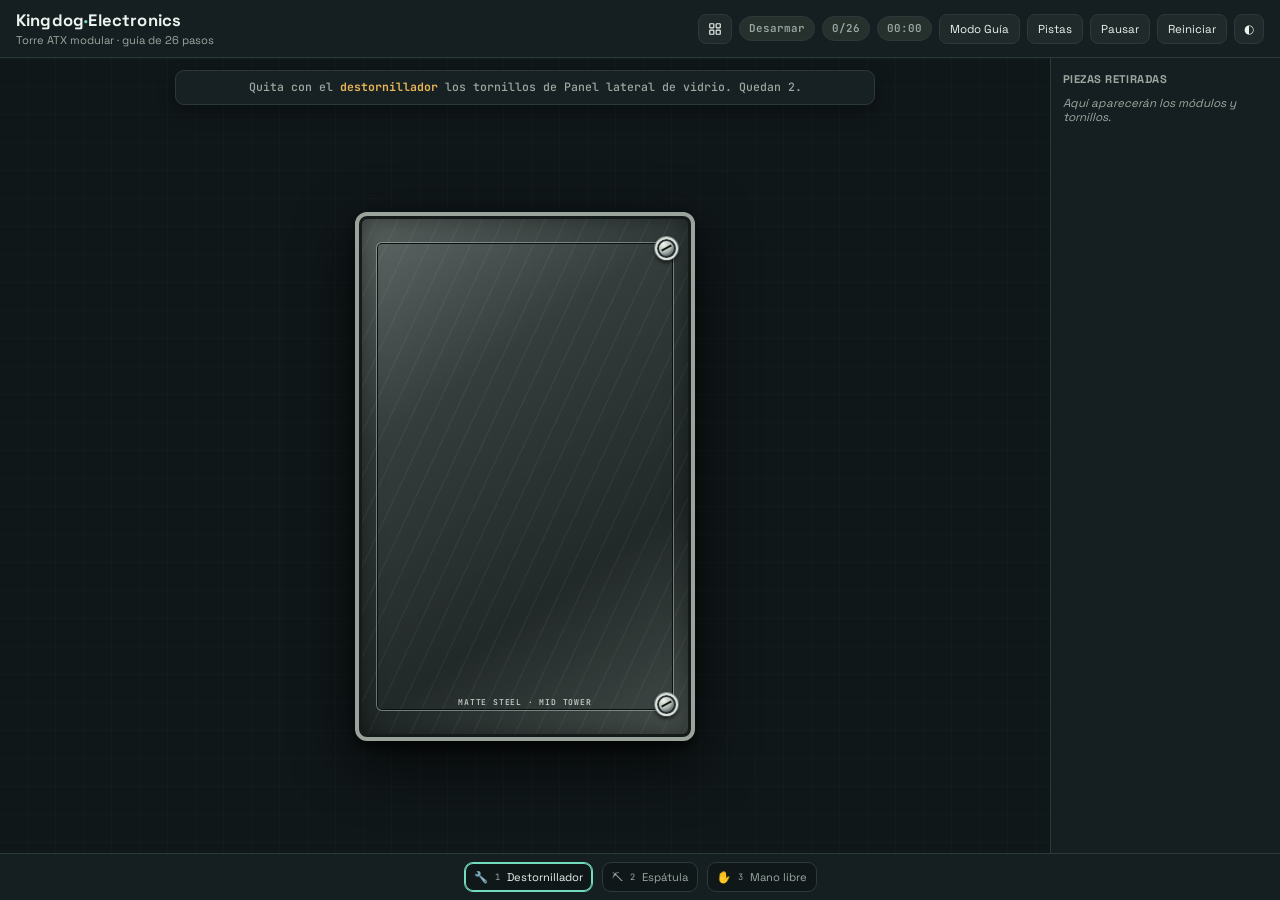
<file: pc.html>
<!DOCTYPE html>
<html lang="es">
<head>
  <meta charset="UTF-8">
  <meta name="viewport" content="width=device-width, initial-scale=1, viewport-fit=cover">
  <meta name="theme-color" content="#101619">
  <title>Kingdog · Torre de PC</title>
  <link rel="preconnect" href="https://fonts.googleapis.com">
  <link rel="preconnect" href="https://fonts.gstatic.com" crossorigin>
  <link href="https://fonts.googleapis.com/css2?family=Space+Grotesk:wght@500;600;700&family=JetBrains+Mono:wght@400;500;600&display=swap" rel="stylesheet">
  <script defer src="pc.js"></script>
  <style>
    :root {
      color-scheme: dark;
      --bg:#0b1012;--bg-2:#101719;--panel:#151e20;--panel-border:#2c393b;
      --text:#ecf2ed;--text-dim:#9aa9a1;--cyan:#73dbc0;--amber:#e7b457;
      --red:#e36b56;--green:#4ed594;--shadow:#000b;--board:#327b55;
      --case-width:340px;
    }
    * { box-sizing:border-box; }
    body { margin:0; min-height:100svh; background:var(--bg); color:var(--text); font-family:'Space Grotesk',Inter,system-ui,sans-serif; }
    button,a { font:inherit; }
    .claseComputadoraplicacion { display:flex; flex-direction:column; min-height:100svh; height:100svh; overflow:hidden; }
    .claseBarrasuperior { display:flex; justify-content:space-between; align-items:center; gap:12px; padding:10px 16px; border-bottom:1px solid var(--panel-border); background:var(--panel); z-index:30; }
    .claseMarca { min-width:0; }
    .claseMarca h1 { margin:0; font-size:1.04rem; font-weight:700; letter-spacing:.01em; }
    .claseMarca h1 span { color:var(--cyan); }
    .claseMarca p { margin:2px 0 0; color:var(--text-dim); font-size:.7rem; }
    .claseSuperiorcontroles { display:flex; align-items:center; justify-content:flex-end; gap:7px; flex-wrap:wrap; }
    .clasePasoindicador { padding:5px 9px; border:1px solid var(--panel-border); border-radius:999px; background:#26312e; color:var(--text-dim); font:600 .68rem/1.2 'JetBrains Mono',monospace; white-space:nowrap; }
    .claseIconoboton { display:inline-flex; align-items:center; justify-content:center; gap:6px; padding:7px 10px; border:1px solid var(--panel-border); border-radius:8px; background:#202a2b; color:var(--text); font-size:.72rem; cursor:pointer; text-decoration:none; transition:border-color .15s ease,transform .08s ease; }
    .claseIconoboton:hover { border-color:var(--cyan); }
    .claseIconoboton:active { transform:scale(.97); }
    .claseIconoboton svg { width:14px; height:14px; flex:none; }
    .claseIconoboton.claseIconounico { padding:7px 9px; }
    .clasePrincipal { display:grid; grid-template-columns:minmax(0,1fr) 230px; flex:1; min-height:0; }
    .claseTrabajo { position:relative; container-type:size; display:flex; align-items:center; justify-content:center; min-width:0; min-height:0; padding:64px 16px 22px; overflow:hidden; background:repeating-linear-gradient(0deg,transparent 0 27px,#ffffff08 28px),repeating-linear-gradient(90deg,transparent 0 27px,#ffffff08 28px),#101719; background-size:28px 28px; }
    .claseMensajebarra { position:absolute; z-index:20; top:12px; left:50%; width:min(700px,calc(100% - 28px)); min-height:34px; padding:8px 14px; border:1px solid var(--panel-border); border-radius:9px; background:#182123ed; color:var(--text-dim); font:500 .72rem/1.45 'JetBrains Mono',monospace; text-align:center; transform:translateX(-50%); box-shadow:0 7px 18px #0005; }
    .claseMensajebarra strong { color:var(--amber); }
    .claseGabineteescenario { position:relative; isolation:isolate; width:min(35vw,340px); aspect-ratio:9 / 14; border-radius:17px; filter:drop-shadow(0 18px 28px var(--shadow)); }
    @supports (width:1cqh) { .claseGabineteescenario { width:min(35vw,340px,48cqh); } }
    .claseGabinetecontenedor { position:absolute; z-index:0; inset:0; overflow:hidden; border:5px solid #77817b; border-radius:15px; background:linear-gradient(145deg,#293233,#101617 32%,#252c2c 72%,#101415); box-shadow:inset 0 0 0 3px #111718,inset 0 0 22px #000b; }
    .claseGabinetecontenedor::before { content:""; position:absolute; inset:2.5%; border:1px solid #b6c0b73b; border-radius:7px; box-shadow:inset 0 0 0 4px #080b0c88; }
    .claseGabinetecontenedor::after { content:"ATX MID-TOWER · 2026"; position:absolute; left:5%; right:5%; bottom:1.8%; color:#aeb9b288; font:600 clamp(5px,1.2vw,7px)/1 'JetBrains Mono',monospace; letter-spacing:.1em; text-align:center; pointer-events:none; }
    .claseInteriorriel { position:absolute; z-index:1; top:5%; bottom:5%; left:10%; width:4%; border:1px solid #89948b88; border-radius:4px; background:linear-gradient(90deg,#1b2222,#9ba69b 40%,#303837); box-shadow:0 0 0 3px #101515; }
    .clasePlacabase { z-index:2; top:9%; left:15%; width:69%; height:74%; overflow:hidden; border:2px solid #9baf9b; border-radius:7px; background:repeating-linear-gradient(0deg,transparent 0 13px,#b9d2ab16 14px 15px),repeating-linear-gradient(90deg,transparent 0 15px,#b9d2ab10 16px 17px),linear-gradient(145deg,#276447,#16442f 56%,#1c573a); box-shadow:inset 0 0 0 3px #0b2419,inset 0 0 17px #07170eaa,0 4px 9px #0008; }
    .clasePlacaborde { position:absolute; top:9%; bottom:9%; right:5%; width:10%; border-left:2px solid #c3a757; background:repeating-linear-gradient(0deg,#ddb95b 0 2px,transparent 2px 7px); opacity:.8; }
    .clasePlacachip { position:absolute; border:2px solid #8c9891; border-radius:4px; background:linear-gradient(145deg,#303b3b,#0f1717 60%,#515b58); box-shadow:inset 0 0 0 2px #111717,1px 2px 4px #0009; }
    .clasePlacachip.claseUno { left:12%; top:12%; width:18%; height:11%; }
    .clasePlacachip.claseDos { left:37%; bottom:12%; width:24%; height:12%; }
    .clasePlacachip.claseTres { right:17%; top:42%; width:15%; height:10%; }
    .clasePlacapuerto { position:absolute; right:0; top:13%; width:13%; height:41%; border:1px solid #afb8b1; border-right:0; border-radius:4px 0 0 4px; background:repeating-linear-gradient(0deg,#38413f 0 8px,#9ca79d 9px 10px); }
    .clasePlacazocalo { position:absolute; left:25%; top:29%; width:25%; height:25%; border:4px solid #bfcbad; border-radius:5px; background:repeating-linear-gradient(0deg,#a9ad9466 0 2px,transparent 2px 5px),linear-gradient(145deg,#3a4138,#111817); box-shadow:inset 0 0 0 3px #17241c,0 0 0 1px #101613; }
    .claseDimmranura { position:absolute; right:19%; width:9%; height:37%; border:1px solid #bea85c; border-radius:3px; background:linear-gradient(90deg,#1a1f1a,#9d843c,#1a211b); }
    .claseDimmranura.claseA { top:13%; }.claseDimmranura.claseB { top:53%; }
    .claseSatapuertos { position:absolute; right:4%; bottom:6%; width:17%; height:12%; border:1px solid #ddb65a; border-radius:2px; background:repeating-linear-gradient(90deg,#d6b759 0 2px,#28322a 2px 6px); }
    .claseProcesador { z-index:5; left:29%; top:33%; width:17%; height:17%; border:4px solid #c5cbb3; border-radius:5px; background:radial-gradient(circle,#8aa2a2 0 7%,#243639 17%,#101819 63%,#555f59 70%,#171e1b 78%); box-shadow:inset 0 0 0 3px #101615,0 3px 6px #000a; }
    .claseProcesador::after { content:"CPU"; position:absolute; inset:0; display:grid; place-items:center; color:#d4dfd6aa; font:700 clamp(5px,1vw,8px)/1 'JetBrains Mono',monospace; }
    .claseProcesadordisipador { z-index:12; left:21%; top:25%; width:34%; aspect-ratio:1; border:3px solid #7e8985; border-radius:50%; background:radial-gradient(circle,#c9d0c4 0 5%,#252c2b 7% 12%,transparent 14%),repeating-conic-gradient(from 0deg,#161c1e 0 12deg,#56605e 13deg 18deg,#242b2b 19deg 30deg); box-shadow:inset 0 0 0 5px #111718,inset 0 0 0 10px #75817d,0 5px 9px #000a; }
    .claseProcesadordisipador::before { content:""; position:absolute; inset:18%; border:2px solid #a9b4a9; border-radius:50%; background:radial-gradient(circle,#9ca9a1 0 15%,#293331 18% 40%,#111718 44%); box-shadow:0 0 0 3px #151b1c; }
    .claseDisipadoraspas { position:absolute; inset:14%; border-radius:50%; background:repeating-conic-gradient(from 12deg,transparent 0 25deg,#c6d1c51c 26deg 31deg,transparent 32deg 45deg); }
    .claseMemoria { z-index:9; top:18%; width:8%; height:28%; border:2px solid #c2a85e; border-radius:4px; background:linear-gradient(90deg,#18251c,#678044 28%,#b0bd75 48%,#384c35 75%,#18231a); box-shadow:inset 0 0 0 2px #1b271e,0 3px 5px #0009; }
    .claseMemoria::before { content:""; position:absolute; left:13%; right:13%; top:13%; height:18%; border:1px solid #cbd5a5aa; background:#222d21; }
    .claseMemoria::after { content:""; position:absolute; left:10%; right:10%; bottom:-5px; height:5px; background:repeating-linear-gradient(90deg,#d5bd63 0 3px,#5e5733 3px 6px); }
    #identificadorMemoria1 { right:23%; }.claseMemoria2 { right:12%; }
    .claseSsd { z-index:8; left:26%; top:54%; width:42%; height:7%; border:2px solid #737d77; border-radius:5px; background:linear-gradient(100deg,#101718,#3b4643 30%,#1b2322 68%,#555e59); box-shadow:inset 0 0 0 2px #161c1c,0 3px 5px #0009; }
    .claseSsd::before { content:"M.2 NVMe"; position:absolute; left:12%; top:27%; color:#ccd4c8aa; font:600 clamp(5px,.95vw,7px)/1 'JetBrains Mono',monospace; }
    .claseGrafica { z-index:14; left:18%; top:63%; width:68%; height:16%; border:2px solid #9ba5a0; border-radius:8px; background:linear-gradient(150deg,#293232,#121819 38%,#596260 51%,#1d2525 67%,#111617); box-shadow:inset 0 0 0 3px #151a1b,0 6px 11px #000b; }
    .claseGrafica::before { content:"KINGDOG · RTX"; position:absolute; right:5%; top:10%; color:#d6dfd799; font:700 clamp(5px,.95vw,8px)/1 'JetBrains Mono',monospace; letter-spacing:.06em; }
    .claseGraficaventilador { position:absolute; top:26%; width:32%; aspect-ratio:1; border:2px solid #8a9591; border-radius:50%; background:repeating-conic-gradient(#242b2b 0 13deg,#6e7973 14deg 22deg,#242b2b 23deg 45deg); box-shadow:inset 0 0 0 4px #171c1d; }
    .claseGraficaventilador::after { content:""; position:absolute; inset:31%; border:2px solid #a6b0a8; border-radius:50%; background:radial-gradient(circle,#66716b,#182020 65%); }
    .claseGraficaventilador.claseF1 { left:5%; }.claseGraficaventilador.claseF2 { left:36%; }.claseGraficaventilador.claseF3 { left:67%; }
    .claseGraficacontactos { position:absolute; left:21%; bottom:-3px; width:54%; height:6px; border:1px solid #79683c; background:repeating-linear-gradient(90deg,#dab85e 0 5px,#433b25 5px 8px); }
    .claseFuente { z-index:6; left:17%; bottom:3%; width:67%; height:15%; border:2px solid #909a95; border-radius:7px; background:linear-gradient(135deg,#333a39,#151a1a 48%,#535a58); box-shadow:inset 0 0 0 3px #161b1b,0 4px 8px #0008; }
    .claseFuenterejilla { position:absolute; left:8%; top:14%; width:37%; height:72%; border:2px solid #929c96; border-radius:50%; background:repeating-conic-gradient(#1a2020 0 10deg,#89938b 11deg 14deg,#1a2020 15deg 30deg); box-shadow:inset 0 0 0 4px #171d1d; }
    .claseFuenterejilla::after { content:""; position:absolute; inset:35%; border-radius:50%; background:#68736c; }
    .claseFuenteetiqueta { position:absolute; left:51%; top:25%; color:#c6d0c6a8; font:600 clamp(5px,.9vw,7px)/1.5 'JetBrains Mono',monospace; }
    .claseVentilador { z-index:10; width:19%; aspect-ratio:1; border:3px solid #87928c; border-radius:50%; background:repeating-conic-gradient(#212828 0 16deg,#7b8580 17deg 22deg,#212828 23deg 45deg); box-shadow:inset 0 0 0 4px #141a1a,0 4px 7px #0009; }
    .claseVentilador::after { content:""; position:absolute; inset:34%; border:2px solid #99a49a; border-radius:50%; background:radial-gradient(circle,#89938c,#182020 68%); }
    .claseFrontalventilador { right:4%; top:13%; }.claseTraseroventilador { left:3%; top:13%; width:18%; }
    .claseLateralpanel { z-index:50; inset:0; overflow:hidden; border:4px solid #9aa49d; border-radius:12px; background:repeating-linear-gradient(115deg,transparent 0 17px,#ffffff0b 18px 19px),linear-gradient(145deg,#59625f 0%,#303938 32%,#202827 68%,#48514e 100%); box-shadow:inset 0 0 0 3px #151a1b,inset 0 0 24px #0008,0 5px 12px #0009; }
    .claseLateralpanel::before { content:""; position:absolute; inset:5%; border:1px solid #c9d2ce77; border-radius:6px; background:linear-gradient(145deg,#ffffff0b,#10161716); box-shadow:inset 0 0 0 1px #0b1011; }
    .claseLateralpanel::after { content:"MATTE STEEL · MID TOWER"; position:absolute; left:7%; right:7%; bottom:6%; color:#edf2edcc; font:600 clamp(6px,1vw,8px)/1 'JetBrains Mono',monospace; letter-spacing:.1em; text-align:center; }
    .claseComponente { position:absolute; cursor:grab; touch-action:none; user-select:none; transition:transform .28s cubic-bezier(.4,0,.2,1),opacity .28s ease,box-shadow .18s ease; }
    .claseComponente:active { cursor:grabbing; }
    .claseComponente.clasePiezaretirada { opacity:0; pointer-events:none; }
    .clasePiezamarca { position:absolute; z-index:2; left:5px; bottom:4px; color:#f1f4efaa; font:600 clamp(5px,1.2vw,7px)/1 'JetBrains Mono',monospace; letter-spacing:.07em; pointer-events:none; white-space:nowrap; }
    .clasePiezamarca { display:none; }
    .claseTornillo { position:absolute; z-index:75; width:clamp(19px,6%,30px); aspect-ratio:1; border:2px solid #c0c8bf; border-radius:50%; background:radial-gradient(circle,#343b38 0 30%,#a6afa6 36% 46%,#414846 52%); box-shadow:0 1px 3px #000b; cursor:pointer; touch-action:none; transition:opacity .2s ease,transform .2s ease; }
    .claseTornillo::before { content:""; position:absolute; left:21%; right:21%; top:44%; height:2px; background:#161a19; transform:rotate(-28deg); }
    .claseTornillo.claseAusente { opacity:0; pointer-events:none; transform:scale(.55); }
    .claseLateralpanel .claseTornillo { width:clamp(20px,7%,27px); border:2px solid #d9e0da; background:radial-gradient(circle at 34% 28%,#f1f4eb,#aeb8b3 43%,#394346 77%); box-shadow:inset 0 0 0 2px #273033,0 2px 4px #000c,0 0 0 1px #edf3eb88; }
    .claseLateralpanel .claseTornillo.claseAusente { opacity:1; pointer-events:auto; transform:none; background:radial-gradient(circle,#080d0f 0 24%,#323c40 29% 44%,#c3cecd 49% 57%,#20292c 62% 100%); box-shadow:inset 0 0 0 2px #0c1214,0 1px 4px #000c,0 0 0 1px #e3ece766; }
    .claseLateralpanel .claseTornillo.claseAusente::before { left:35%; right:35%; top:35%; height:30%; border-radius:50%; background:#080d0f; transform:none; box-shadow:0 0 0 1px #758184; }
    .claseTornillo.claseGirando::after { content:""; position:absolute; inset:-4px; border:2px solid transparent; border-top-color:var(--amber); border-radius:50%; animation:spin .55s linear infinite; }
    .claseTornillo.claseReversa.claseGirando::after { animation-direction:reverse; }
    @keyframes spin { to { transform:rotate(360deg); } }
    .claseConector { position:absolute; z-index:32; width:clamp(20px,8%,34px); height:clamp(12px,4%,19px); border:2px solid #dcc16d; border-radius:5px; background:linear-gradient(90deg,#f1dc90,#996b35 35%,#39291b); box-shadow:0 2px 5px #000a; cursor:crosshair; touch-action:none; transition:filter .18s,opacity .18s; }
    .claseConector::after { content:""; position:absolute; inset:3px 22%; border-radius:2px; background:repeating-linear-gradient(90deg,#171c1b 0 2px,#d9bb68 2px 3px); }
    .claseConector.claseDesconectado { filter:grayscale(1); opacity:.48; }
    .claseConector.claseCentrado { transform:translateX(-50%); }
    .claseConector:focus-visible,.claseTornillo:focus-visible { outline:2px solid var(--cyan); outline-offset:3px; }
    #identificadorGraficaalimentacionconector { left:77%; top:62%; }
    #identificadorDisipadorventiladorconector { left:49%; top:25%; }
    #identificadorProcesadorzocaloconector { left:36%; top:44%; }
    #identificadorFrontalventiladorconector { right:13%; top:33%; }
    #identificadorTraseroventiladorconector { left:16%; top:32%; }
    #identificadorEpsconector { left:54%; top:13%; }
    #identificadorAtxconector { left:73%; top:47%; }
    .claseBandejapanel { display:flex; flex-direction:column; gap:10px; min-width:0; padding:14px 12px; border-left:1px solid var(--panel-border); background:var(--panel); }
    .claseBandejapanel h2 { margin:0; color:var(--text-dim); font-size:.7rem; letter-spacing:.04em; }
    .claseBandejalista { display:flex; flex-direction:column; gap:7px; overflow:auto; min-height:0; }
    .claseBandejavacio { color:var(--text-dim); font-size:.73rem; font-style:italic; }
    .claseBandejaelemento { display:flex; align-items:center; gap:7px; min-width:max-content; padding:7px 8px; border:1px solid var(--panel-border); border-radius:8px; background:var(--bg-2); font-size:.7rem; }
    .claseBandejaelemento .claseMuestra { width:11px; height:11px; flex:none; border-radius:3px; }
    .claseBandejaelemento .claseCantidad { margin-left:auto; color:var(--text-dim); }
    .claseBandejaelemento.clasePieza { cursor:grab; touch-action:none; }
    .claseBandejaelemento.clasePieza:hover { border-color:var(--cyan); }
    .claseBandejapanel.claseSoltarcorrecto { box-shadow:inset 0 0 0 2px var(--green); }
    .claseTrabajo.claseSoltaractivo::after { content:'SUELTA EN LA MESA O EN LA BANDEJA'; position:absolute; z-index:25; bottom:8px; left:50%; transform:translateX(-50%); padding:5px 9px; border:1px dashed var(--cyan); border-radius:999px; color:var(--text); background:var(--panel); font:600 .6rem 'JetBrains Mono',monospace; white-space:nowrap; pointer-events:none; }
    .claseRanuracorrecto { box-shadow:0 0 0 3px var(--green),0 0 18px #4ed59499!important; }
    .claseRanuramalo,.claseObstaculodestello { box-shadow:0 0 0 3px var(--red),0 0 18px #e36b5688!important; }
    .claseBloqueadosacudida { animation:shake .22s linear 2; }
    @keyframes shake { 25%{transform:translateX(-4px)} 75%{transform:translateX(4px)} }
    .claseRayosobjetivo { animation:hintPulse 1s ease-in-out infinite alternate; }
    @keyframes hintPulse { to { filter:drop-shadow(0 0 8px var(--amber)); } }
    .claseArrastrefantasma { position:fixed!important; z-index:1000!important; pointer-events:none!important; margin:0!important; }
    .claseHerramientas { display:flex; justify-content:center; align-items:center; gap:9px; flex-wrap:wrap; padding:8px 12px; border-top:1px solid var(--panel-border); background:var(--panel); }
    .claseHerramientaboton { position:relative; display:flex; align-items:center; gap:7px; min-width:58px; padding:7px 9px; border:1px solid var(--panel-border); border-radius:9px; background:var(--bg-2); color:var(--text-dim); font-size:.7rem; cursor:pointer; }
    .claseHerramientaboton.claseSeleccionado { border-color:var(--cyan); color:var(--text); box-shadow:inset 0 0 0 1px var(--cyan); }
    .claseHerramientaboton svg { width:18px; height:18px; }
    .claseHerramientaboton kbd { color:var(--text-dim); font: .55rem 'JetBrains Mono',monospace; }
    .claseSuperposicion { position:fixed; z-index:100; inset:0; display:none; place-items:center; padding:20px; background:#060a0bc9; backdrop-filter:blur(5px); }
    .claseSuperposicion.claseMostrar { display:grid; }
    .claseSuperposiciontarjeta { width:min(390px,100%); padding:23px; border:1px solid var(--panel-border); border-radius:17px; background:var(--panel); text-align:center; box-shadow:0 20px 70px #000b; }
    .claseSuperposiciontarjeta h2 { margin:0 0 10px; }.claseSuperposiciontarjeta p { margin:0 0 17px; color:var(--text-dim); line-height:1.5; font-size:.86rem; }
    .claseSuperposicionacciones { display:flex; justify-content:center; gap:8px; flex-wrap:wrap; }
    .claseInformacionayuda { position:fixed; z-index:1200; display:flex; flex-direction:column; gap:4px; width:max-content; max-width:min(270px,calc(100vw - 24px)); padding:9px 11px; border:1px solid #73dbc077; border-radius:10px; background:#172122f5; color:var(--text); box-shadow:0 8px 24px #0009; font-size:.76rem; line-height:1.4; pointer-events:none; opacity:0; visibility:hidden; transform:translateY(4px); transition:opacity .12s ease,transform .12s ease,visibility .12s ease; }
    .claseInformacionayuda.claseVisible { opacity:1; visibility:visible; transform:translateY(0); }.claseInformacionayuda strong { color:var(--cyan); }.claseInformacionayuda span { color:var(--text-dim); }
    .claseLectorunico { position:absolute; width:1px; height:1px; overflow:hidden; clip:rect(0 0 0 0); white-space:nowrap; }
    @media (max-width:760px) {
      .claseBarrasuperior { align-items:flex-start; padding:8px 10px; }.claseMarca p { display:none; }.claseSuperiorcontroles { gap:5px; }.claseIconoboton { padding:6px 7px; font-size:.65rem; }.clasePasoindicador { padding:4px 7px; font-size:.6rem; }
      .clasePrincipal { grid-template-columns:minmax(0,1fr); grid-template-rows:minmax(0,1fr) auto; }.claseTrabajo { padding:51px 8px 15px; }.claseGabineteescenario { width:min(67vw,310px); }
      .claseBandejapanel { flex-direction:row; align-items:center; max-height:88px; padding:8px 10px; border-left:0; border-top:1px solid var(--panel-border); }.claseBandejapanel h2 { display:none; }.claseBandejalista { flex-direction:row; overflow:auto; }.claseBandejaelemento { flex:none; }
      .claseHerramientas { gap:6px; padding:7px; }.claseHerramientaboton { min-width:0; padding:6px 8px; }.claseHerramientaboton kbd { display:none; }
    }
    @media (max-width:760px) and (orientation:landscape) {
      .clasePrincipal { grid-template-columns:minmax(0,1fr) 150px; grid-template-rows:minmax(0,1fr); }.claseBandejapanel { flex-direction:column; align-items:stretch; max-height:none; border-left:1px solid var(--panel-border); border-top:0; }.claseBandejapanel h2 { display:block; }.claseBandejalista { flex-direction:column; }.claseGabineteescenario { width:min(36vw,240px,45vh); }.claseBarrasuperior { padding:5px 8px; }.claseHerramientas { padding:5px; }
    }
    @media (prefers-reduced-motion:reduce) { *,*::before,*::after { transition:none!important; animation-duration:.01ms!important; } }
  </style>
</head>
<body>
<div class="claseComputadoraplicacion" id="identificadorComputadoraplicacion" data-tool="destornillador">
  <header class="claseBarrasuperior">
    <div class="claseMarca"><h1>Kingdog<span>·</span>Electronics</h1><p id="identificadorModoetiqueta">Torre ATX modular · guía de 26 pasos</p></div>
    <div class="claseSuperiorcontroles">
      <a class="claseIconoboton claseIconounico" href="index.html" title="Elegir otro dispositivo" aria-label="Volver a elegir dispositivo">
        <svg viewBox="0 0 24 24" fill="none" stroke="currentColor" stroke-width="2"><rect x="3" y="3" width="7" height="7" rx="1"/><rect x="14" y="3" width="7" height="7" rx="1"/><rect x="3" y="14" width="7" height="7" rx="1"/><rect x="14" y="14" width="7" height="7" rx="1"/></svg>
      </a>
      <span class="clasePasoindicador" id="identificadorObjetivoindicador">Desarmar</span><span class="clasePasoindicador" id="identificadorPasoindicador">0/26</span><span class="clasePasoindicador" id="identificadorCronometroindicador">00:00</span>
      <button class="claseIconoboton" id="identificadorModoboton" aria-pressed="true">Modo Guía</button>
      <button class="claseIconoboton" id="identificadorPistaboton" title="Resaltar la siguiente acción (H)" aria-pressed="false">Pistas</button>
      <button class="claseIconoboton" id="identificadorPausaboton">Pausar</button>
      <button class="claseIconoboton" id="identificadorReinicioboton">Reiniciar</button>
      <button class="claseIconoboton claseIconounico" id="identificadorTemaboton" title="Cambiar tema" aria-label="Cambiar tema">◐</button>
    </div>
  </header>
  <main class="clasePrincipal">
    <section class="claseTrabajo" id="identificadorTrabajo">
      <div class="claseMensajebarra" id="identificadorMensajebarra" role="status" aria-live="polite">Quita los tornillos del panel lateral con el destornillador.</div>
      <div class="claseGabineteescenario" id="identificadorGabineteescenario" aria-label="Modelo didáctico de torre de PC abierta">
        <div class="claseGabinetecontenedor"><div class="claseInteriorriel"></div></div>
        <div class="claseComponente clasePlacabase" id="identificadorPlacabase" aria-label="Placa base ATX">
          <div class="clasePlacaborde"></div><div class="clasePlacachip claseUno"></div><div class="clasePlacachip claseDos"></div><div class="clasePlacachip claseTres"></div>
          <div class="clasePlacapuerto"></div><div class="clasePlacazocalo"></div><div class="claseDimmranura claseA"></div><div class="claseDimmranura claseB"></div><div class="claseSatapuertos"></div>
          <div class="claseTornillo" id="identificadorTornilloplacaa" style="top:5%;left:4%"></div><div class="claseTornillo" id="identificadorTornilloplacab" style="top:5%;right:4%"></div>
          <div class="claseTornillo" id="identificadorTornilloplacac" style="top:48%;left:4%"></div><div class="claseTornillo" id="identificadorTornilloplacad" style="top:48%;right:4%"></div>
          <div class="claseTornillo" id="identificadorTornilloplacae" style="bottom:5%;left:4%"></div><div class="claseTornillo" id="identificadorTornilloplacaf" style="bottom:5%;right:4%"></div>
        </div>
        <div class="claseComponente claseTraseroventilador claseVentilador" id="identificadorTraseroventilador" aria-label="Ventilador trasero de extracción">
          <div class="claseTornillo" id="identificadorTornillotraseroa" style="top:0;left:0"></div><div class="claseTornillo" id="identificadorTornillotraserob" style="bottom:0;right:0"></div>
        </div>
        <div class="claseComponente claseFrontalventilador claseVentilador" id="identificadorFrontalventilador" aria-label="Ventilador frontal de entrada">
          <div class="claseTornillo" id="identificadorTornillofrontala" style="top:0;left:0"></div><div class="claseTornillo" id="identificadorTornillofrontalb" style="bottom:0;right:0"></div>
        </div>
        <div class="claseComponente claseProcesador" id="identificadorProcesador" aria-label="Procesador en socket AM5"></div>
        <div class="claseComponente claseSsd" id="identificadorSsd" aria-label="Unidad SSD M.2 NVMe">
          <div class="claseTornillo" id="identificadorTornillossda" style="right:-7%;top:10%"></div>
        </div>
        <div class="claseComponente claseMemoria" id="identificadorMemoria1" aria-label="Módulo de memoria RAM A">
        </div>
        <div class="claseComponente claseMemoria claseMemoria2" id="identificadorMemoria2" aria-label="Módulo de memoria RAM B">
        </div>
        <div class="claseComponente claseFuente" id="identificadorFuente" aria-label="Fuente de poder ATX">
          <div class="claseFuenterejilla"></div><div class="claseFuenteetiqueta">80 PLUS GOLD<br>750 W · ATX 3.1</div>
          <div class="claseTornillo" id="identificadorTornillofuentea" style="top:8%;left:4%"></div><div class="claseTornillo" id="identificadorTornillofuenteb" style="top:8%;right:4%"></div>
          <div class="claseTornillo" id="identificadorTornillofuentec" style="bottom:8%;left:4%"></div><div class="claseTornillo" id="identificadorTornillofuented" style="bottom:8%;right:4%"></div>
        </div>
        <div class="claseComponente claseGrafica" id="identificadorGrafica" aria-label="Tarjeta gráfica de tres ventiladores">
          <div class="claseGraficaventilador claseF1"></div><div class="claseGraficaventilador claseF2"></div><div class="claseGraficaventilador claseF3"></div><div class="claseGraficacontactos"></div>
          <div class="claseTornillo" id="identificadorTornillograficaa" style="top:0;left:7%"></div><div class="claseTornillo" id="identificadorTornillograficab" style="top:0;right:7%"></div>
        </div>
        <div class="claseComponente claseProcesadordisipador" id="identificadorDisipador" aria-label="Disipador y ventilador del procesador"><div class="claseDisipadoraspas"></div>
          <div class="claseTornillo" id="identificadorTornillodisipadora" style="top:0;left:0"></div><div class="claseTornillo" id="identificadorTornillodisipadorb" style="top:0;right:0"></div><div class="claseTornillo" id="identificadorTornillodisipadorc" style="bottom:0;left:0"></div><div class="claseTornillo" id="identificadorTornillodisipadord" style="bottom:0;right:0"></div>
        </div>
        <div class="claseConector" id="identificadorGraficaalimentacionconector" role="button" tabindex="0" aria-label="Conector de alimentación de la tarjeta gráfica, conectado" aria-pressed="true"></div>
        <div class="claseConector" id="identificadorDisipadorventiladorconector" role="button" tabindex="0" aria-label="Conector del ventilador del procesador, conectado" aria-pressed="true"></div>
        <div class="claseConector" id="identificadorProcesadorzocaloconector" role="button" tabindex="0" aria-label="Palanca de retención del procesador, bloqueada" aria-pressed="true"></div>
        <div class="claseConector" id="identificadorFrontalventiladorconector" role="button" tabindex="0" aria-label="Conector del ventilador frontal, conectado" aria-pressed="true"></div>
        <div class="claseConector" id="identificadorTraseroventiladorconector" role="button" tabindex="0" aria-label="Conector del ventilador trasero, conectado" aria-pressed="true"></div>
        <div class="claseConector" id="identificadorEpsconector" role="button" tabindex="0" aria-label="Conector EPS de alimentación del procesador, conectado" aria-pressed="true"></div>
        <div class="claseConector" id="identificadorAtxconector" role="button" tabindex="0" aria-label="Conector ATX de 24 pines, conectado" aria-pressed="true"></div>
        <div class="claseComponente claseLateralpanel" id="identificadorLateralpanel" aria-label="Panel lateral opaco de acero">
          <div class="claseTornillo" id="identificadorTornillopanela" style="top:4%;right:4%"></div><div class="claseTornillo" id="identificadorTornillopanelb" style="bottom:4%;right:4%"></div>
        </div>
      </div>
    </section>
    <aside class="claseBandejapanel"><h2>PIEZAS RETIRADAS</h2><div class="claseBandejalista" id="identificadorBandejalista"><div class="claseBandejavacio" id="identificadorBandejavacio">Aquí aparecerán los módulos y tornillos.</div></div></aside>
  </main>
  <nav class="claseHerramientas" aria-label="Herramientas">
    <button class="claseHerramientaboton claseSeleccionado" data-tool="destornillador" id="identificadorHerramientadestornillador" aria-pressed="true"><span>🔧</span><kbd>1</kbd><span>Destornillador</span></button>
    <button class="claseHerramientaboton" data-tool="espatula" id="identificadorHerramientaespatula" aria-pressed="false"><span>⛏</span><kbd>2</kbd><span>Espátula</span></button>
    <button class="claseHerramientaboton" data-tool="mano" id="identificadorHerramientamano" aria-pressed="false"><span>✋</span><kbd>3</kbd><span>Mano libre</span></button>
  </nav>
</div>
<div class="claseSuperposicion" id="identificadorPausasuperposicion"><div class="claseSuperposiciontarjeta"><h2>Simulación en pausa</h2><p>El estado del equipo se conserva.</p><button class="claseIconoboton" id="identificadorContinuarboton">Continuar</button></div></div>
<div class="claseSuperposicion" id="identificadorExitosuperposicion"><div class="claseSuperposiciontarjeta"><h2 id="identificadorExitotitulo">Torre desmontada</h2><p id="identificadorExitotexto">Todas las piezas están en la mesa.</p><p id="identificadorExitoestadisticas"></p><div class="claseSuperposicionacciones"><button class="claseIconoboton" id="identificadorJugarnuevoboton">Volver a armar</button><button class="claseIconoboton" id="identificadorReiniciarboton" hidden>Empezar de nuevo</button></div></div></div>
<div class="claseInformacionayuda" id="identificadorInformacionayuda" role="tooltip" aria-hidden="true"><strong id="identificadorInformacionayudatitulo"></strong><span id="identificadorInformacionayudacuerpo"></span></div>
</body>
</html>
</file>
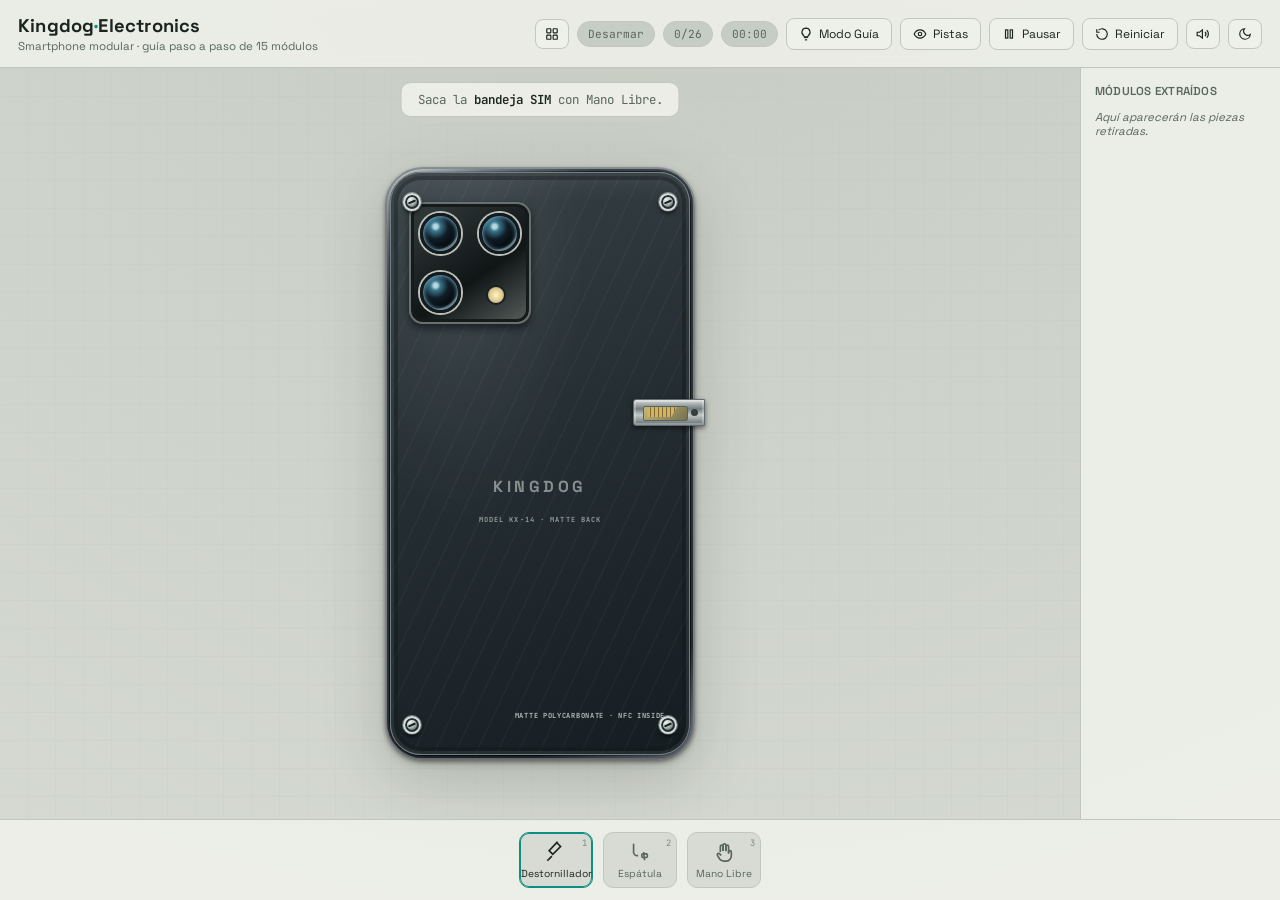
<file: smartphone.html>
<!DOCTYPE html>
<html lang="es">
<head>
<meta charset="UTF-8">
<meta name="viewport" content="width=device-width, initial-scale=1, viewport-fit=cover">
<title>Kingdog · Smartphone modular</title>
<link rel="preconnect" href="https://fonts.googleapis.com">
<link rel="preconnect" href="https://fonts.gstatic.com" crossorigin>
<link href="https://fonts.googleapis.com/css2?family=Space+Grotesk:wght@500;600;700&family=JetBrains+Mono:wght@400;500;600&display=swap" rel="stylesheet">
<script defer src="app.js"></script>
<style>
  :root {
    --bg: #d7dbd4;
    --bg-2: #c7ccc3;
    --panel: #eef0ea;
    --panel-border: #c1c7ba;
    --text: #1c241f;
    --text-dim: #59665d;
    --cyan: #0e8f83;
    --copper: #9a5726;
    --amber: #b5790e;
    --red: #b23e26;
    --board: #274b36;
    --board-2: #1d3a29;
    --shadow: rgba(20,30,24,0.18);
    --stage-w: min(88vw, 300px);
  }
  @media (prefers-color-scheme: dark) {
    :root:not([data-theme="light"]) {
      --bg: #11171a;
      --bg-2: #0c1113;
      --panel: #1b2426;
      --panel-border: #2b3538;
      --text: #e8ece7;
      --text-dim: #90a09a;
      --cyan: #4fd1c5;
      --copper: #cf9358;
      --amber: #f2b134;
      --red: #e6533c;
      --board: #2f6a4f;
      --board-2: #1f4735;
      --shadow: rgba(0,0,0,0.55);
    }
  }
  :root[data-theme="dark"] {
    --bg: #11171a;
    --bg-2: #0c1113;
    --panel: #1b2426;
    --panel-border: #2b3538;
    --text: #e8ece7;
    --text-dim: #90a09a;
    --cyan: #4fd1c5;
    --copper: #cf9358;
    --amber: #f2b134;
    --red: #e6533c;
    --board: #2f6a4f;
    --board-2: #1f4735;
    --shadow: rgba(0,0,0,0.55);
  }

  * { box-sizing: border-box; }
  html, body {
    height: 100%;
    margin: 0;
    background: radial-gradient(120% 140% at 50% -10%, var(--bg-2), var(--bg));
    color: var(--text);
    font-family: 'Space Grotesk', 'Segoe UI', sans-serif;
    -webkit-tap-highlight-color: transparent;
    overscroll-behavior: none;
  }
  html { scroll-padding-top: env(safe-area-inset-top, 0px); }
  @supports (height: 100dvh) {
    html, body { height: 100dvh; }
  }
  body {
    display: flex;
    flex-direction: column;
    padding-top: env(safe-area-inset-top, 0px);
    padding-bottom: env(safe-area-inset-bottom, 0px);
    user-select: none;
  }
  .claseAplicacion { display: flex; flex-direction: column; height: 100%; min-height: 0; }
  .claseMonoespacio { font-family: 'JetBrains Mono', monospace; }

  /* ---------- Top bar ---------- */
  .claseBarrasuperior {
    display: flex;
    align-items: center;
    justify-content: space-between;
    gap: 12px;
    padding: 14px 18px;
    border-bottom: 1px solid var(--panel-border);
    background: color-mix(in srgb, var(--panel) 88%, transparent);
    backdrop-filter: blur(6px);
    flex-wrap: wrap;
  }
  .claseMarca { display: flex; flex-direction: column; gap: 2px; }
  .claseMarca h1 { margin: 0; font-size: 1.15rem; font-weight: 700; letter-spacing: 0.01em; }
  .claseMarca h1 span { color: var(--cyan); }
  .claseMarca p { margin: 0; font-size: 0.72rem; color: var(--text-dim); }
  .claseSuperiorcontroles { display: flex; align-items: center; gap: 8px; flex-wrap: wrap; }
  .clasePasoindicador {
    font-size: 0.7rem;
    padding: 5px 10px;
    border-radius: 999px;
    background: color-mix(in srgb, var(--board) 18%, transparent);
    border: 1px solid var(--panel-border);
    color: var(--text-dim);
  }
  .claseSelectorenlace { text-decoration: none; }
  .claseIconoboton {
    display: inline-flex;
    align-items: center;
    gap: 6px;
    font-family: inherit;
    font-size: 0.75rem;
    color: var(--text);
    background: var(--panel);
    border: 1px solid var(--panel-border);
    border-radius: 8px;
    padding: 7px 12px;
    cursor: pointer;
    transition: transform 0.08s ease, border-color 0.15s ease;
  }
  .claseIconoboton:hover { border-color: var(--cyan); }
  .claseIconoboton:active { transform: scale(0.96); }
  .claseIconoboton.claseActivo { border-color: var(--amber); color: var(--amber); }
  .claseIconoboton svg { width: 14px; height: 14px; flex: none; }

  /* ---------- Layout ---------- */
  .clasePrincipal {
    flex: 1;
    display: grid;
    grid-template-columns: minmax(0, 1fr) 200px;
    gap: 0;
    min-height: 0;
  }
  .claseTrabajo {
    position: relative;
    container-type: size;
    display: flex;
    align-items: center;
    justify-content: center;
    padding: 64px 16px 24px;
    overflow: hidden;
    background:
      repeating-linear-gradient(0deg, transparent, transparent 27px, color-mix(in srgb, var(--panel-border) 40%, transparent) 28px),
      repeating-linear-gradient(90deg, transparent, transparent 27px, color-mix(in srgb, var(--panel-border) 40%, transparent) 28px);
    background-size: 28px 28px;
  }
  .claseMensajebarra {
    position: absolute;
    top: 14px;
    left: 50%;
    transform: translateX(-50%);
    max-width: min(92%, 420px);
    text-align: center;
    font-size: 0.78rem;
    color: var(--text-dim);
    padding: 8px 16px;
    border-radius: 10px;
    background: color-mix(in srgb, var(--panel) 92%, transparent);
    border: 1px solid var(--panel-border);
  }
  .claseMensajebarra strong { color: var(--text); font-weight: 600; }

  .claseBandejapanel {
    border-left: 1px solid var(--panel-border);
    background: color-mix(in srgb, var(--panel) 92%, transparent);
    padding: 16px 14px;
    display: flex;
    flex-direction: column;
    gap: 10px;
    min-width: 0;
  }
  .claseBandejapanel h2 {
    margin: 0 0 2px 0;
    font-size: 0.72rem;
    letter-spacing: 0.02em;
    color: var(--text-dim);
    font-weight: 600;
  }
  .claseBandejalista { display: flex; flex-direction: column; gap: 8px; overflow-y: auto; }
  .claseBandejavacio { font-size: 0.72rem; color: var(--text-dim); font-style: italic; }
  .claseBandejaelemento {
    display: flex;
    align-items: center;
    gap: 8px;
    padding: 7px 9px;
    border-radius: 8px;
    background: var(--bg);
    border: 1px solid var(--panel-border);
    font-size: 0.74rem;
    animation: dropIn 0.35s ease;
  }
  .claseBandejaelemento .claseMuestra { width: 12px; height: 12px; border-radius: 3px; flex: none; }
  .claseBandejaelemento .claseCantidad { margin-left: auto; color: var(--text-dim); }
  .claseBandejaelemento.clasePieza { cursor: grab; touch-action: none; transition: border-color 0.15s ease; }
  .claseBandejaelemento.clasePieza:hover { border-color: var(--cyan); }
  .claseBandejaelemento.clasePieza .claseAgarre { margin-left: auto; color: var(--text-dim); font-size: 0.7rem; }
  .claseBandejapanel.claseSoltarcorrecto { background: color-mix(in srgb, #3ddc84 18%, var(--panel)); box-shadow: inset 0 0 0 2px #3ddc84; }
  .claseBandejapanel { transition: background 0.15s ease, box-shadow 0.15s ease; }
  .claseTrabajo.claseSoltaractivo { box-shadow: inset 0 0 0 2px color-mix(in srgb, var(--cyan) 70%, transparent); }
  .claseTrabajo.claseSoltaractivo::after {
    content: 'ZONA LIBRE · SUELTA AQUÍ O EN LA BANDEJA';
    position: absolute;
    z-index: 40;
    left: 50%;
    bottom: 8px;
    transform: translateX(-50%);
    max-width: calc(100% - 16px);
    padding: 5px 9px;
    border: 1px dashed var(--cyan);
    border-radius: 999px;
    background: color-mix(in srgb, var(--panel) 92%, transparent);
    color: var(--text);
    font: 600 clamp(0.52rem, 1.7vw, 0.66rem)/1.2 'JetBrains Mono', monospace;
    text-align: center;
    pointer-events: none;
  }
  .claseTrabajo.claseSoltaractivo.claseSoltarcorrecto { box-shadow: inset 0 0 0 3px #3ddc84; }
  .claseTrabajo.claseSoltaractivo.claseSoltarcorrecto::after { border-color: #3ddc84; background: color-mix(in srgb, #3ddc84 18%, var(--panel)); }
  @keyframes dropIn { from { opacity: 0; transform: translateY(-6px); } to { opacity: 1; transform: translateY(0); } }

  /* ---------- Toolbar ---------- */
  .claseHerramientas {
    display: flex;
    align-items: center;
    justify-content: center;
    gap: 10px;
    padding: 12px 16px;
    border-top: 1px solid var(--panel-border);
    background: color-mix(in srgb, var(--panel) 92%, transparent);
    flex-wrap: wrap;
  }
  .claseHerramientaboton {
    display: flex;
    flex-direction: column;
    align-items: center;
    gap: 4px;
    width: 74px;
    padding: 8px 4px 7px;
    border-radius: 10px;
    border: 1px solid var(--panel-border);
    background: var(--bg);
    color: var(--text-dim);
    cursor: pointer;
    font-family: inherit;
  }
  .claseHerramientaboton { position: relative; }
  .claseHerramientaboton kbd {
    position: absolute; top: 4px; right: 5px;
    font-family: 'JetBrains Mono', monospace; font-size: 0.55rem; color: var(--text-dim);
    opacity: 0.7;
  }
  .claseHerramientaboton:focus-visible, .claseIconoboton:focus-visible, .claseBandejaelemento.clasePieza:focus-visible { outline: 2px solid var(--cyan); outline-offset: 2px; }
  .claseHerramientaboton svg { width: 22px; height: 22px; }
  .claseHerramientaboton span { font-size: 0.64rem; }
  .claseHerramientaboton.claseSeleccionado {
    border-color: var(--cyan);
    color: var(--text);
    box-shadow: 0 0 0 1px var(--cyan) inset;
  }

  /* ---------- Interior ilustrado de un smartphone modular ---------- */
  .claseTelefonoescenario {
    position: relative;
    width: var(--stage-w);
    aspect-ratio: 9 / 17.5;
    isolation: isolate;
    filter: drop-shadow(0 18px 30px var(--shadow));
  }
  .claseTelefonoescenario::before {
    content: '';
    position: absolute;
    inset: -5px;
    z-index: 0;
    border: 2px solid #89939a;
    border-radius: 38px;
    background: linear-gradient(145deg, #dce1dd 0%, #657078 9%, #20272c 18%, #11171a 86%, #849098 100%);
    box-shadow: inset 0 0 0 2px #ffffff25, 0 2px 4px #00000055;
    pointer-events: none;
  }
  .claseTelefonofondo {
    position: absolute;
    inset: 0;
    z-index: 0;
    overflow: hidden;
    border: 1px solid #111619;
    border-radius: 32px;
    background:
      radial-gradient(ellipse at 50% 18%, #647078 0, transparent 48%),
      linear-gradient(150deg, #303b42, #13191d 50%, #354047);
    box-shadow: inset 0 0 0 3px #c7d0d044, inset 0 0 0 7px #101518;
    pointer-events: none;
  }
  .claseTelefonofondo::before {
    content: '';
    position: absolute;
    inset: 2.5%;
    border: 1px solid #dce5e522;
    border-radius: 27px;
    background: repeating-linear-gradient(0deg, transparent 0 18px, #ffffff08 19px 20px);
  }
  .claseComponente {
    position: absolute;
    z-index: 1;
    cursor: grab;
    touch-action: none;
    user-select: none;
    transition: transform 0.35s cubic-bezier(.4,0,.2,1), opacity 0.35s ease, box-shadow 0.2s ease;
  }
  .claseComponente:active { cursor: grabbing; }
  .clasePiezamarca {
    position: absolute;
    z-index: 2;
    left: 5px;
    bottom: 4px;
    color: #f1f4efaa;
    font: 600 clamp(5px, 1.8vw, 8px)/1 'JetBrains Mono', monospace;
    letter-spacing: 0.07em;
    pointer-events: none;
    white-space: nowrap;
  }
  /* Los rótulos no quedan flotando sobre las piezas; la ficha aparece al pasar el cursor. */
  .clasePiezamarca { display: none; }
  .claseInformacionayuda {
    position: fixed;
    z-index: 1200;
    display: flex;
    flex-direction: column;
    gap: 4px;
    width: max-content;
    max-width: min(270px, calc(100vw - 24px));
    padding: 9px 11px;
    border: 1px solid color-mix(in srgb, var(--cyan) 66%, var(--panel-border));
    border-radius: 10px;
    background: color-mix(in srgb, var(--panel) 96%, #101619);
    color: var(--text);
    box-shadow: 0 8px 24px var(--shadow);
    font-size: 0.76rem;
    line-height: 1.4;
    pointer-events: none;
    opacity: 0;
    visibility: hidden;
    transform: translateY(4px);
    transition: opacity 0.12s ease, transform 0.12s ease, visibility 0.12s ease;
  }
  .claseInformacionayuda.claseVisible { opacity: 1; visibility: visible; transform: translateY(0); }
  .claseInformacionayuda strong { color: var(--cyan); font-size: 0.8rem; }
  .claseInformacionayuda span { color: var(--text-dim); }

  /* Pantalla (capa inferior) y chasis de magnesio */
  .clasePantallacapa {
    inset: 0;
    z-index: 1;
    overflow: hidden;
    border: 3px solid #0a0e10;
    border-radius: 31px;
    background: linear-gradient(150deg, #090d10, #28343c 48%, #101619);
    box-shadow: inset 0 0 0 4px #8a959c66, inset 0 0 0 8px #111719;
  }
  .clasePantallarespaldo {
    position: absolute;
    inset: 5% 7%;
    overflow: hidden;
    border: 1px solid #d8e0e455;
    border-radius: 18px;
    background:
      repeating-linear-gradient(0deg, transparent 0 12px, #dce7eb0d 13px 14px),
      linear-gradient(140deg, #56616a, #20292f 45%, #859096 47%, #323b40 53%, #151b1f);
    box-shadow: inset 0 0 0 2px #00000055;
  }
  .clasePantallarespaldo::before {
    content: 'OLED · LTPO · 120 Hz';
    position: absolute;
    left: 8%;
    top: 7%;
    color: #e1e6e288;
    font: 600 clamp(6px, 1.8vw, 8px)/1 'JetBrains Mono', monospace;
    letter-spacing: 0.08em;
  }
  .clasePantallacuadricula {
    position: absolute;
    inset: 18% 9% 21%;
    border: 1px solid #ffffff20;
    border-radius: 10px;
    background: repeating-linear-gradient(90deg, transparent 0 13px, #ffffff0b 14px 15px), repeating-linear-gradient(0deg, transparent 0 18px, #ffffff08 19px 20px);
  }
  .clasePantallaflexible {
    position: absolute;
    left: 46%;
    bottom: 0;
    width: 18%;
    height: 22%;
    border-radius: 3px 3px 0 0;
    background: linear-gradient(90deg, #9c612c, #e3b963 28%, #b36e32 60%, #e4bf6c);
    clip-path: polygon(20% 0, 80% 0, 100% 100%, 0 100%);
  }
  .claseMarcointernocapa {
    inset: 0;
    z-index: 2;
    overflow: hidden;
    border: 7px solid #859097;
    border-radius: 31px;
    background:
      linear-gradient(90deg, #12191d 0 4%, transparent 4% 96%, #101619 96%),
      linear-gradient(180deg, #49545a 0, #263138 12%, #6b7478 18%, #303a40 40%, #566169 72%, #222b30 100%);
    box-shadow: inset 0 0 0 2px #dce2e033, inset 0 0 0 7px #11171a66, 0 2px 4px #00000044;
  }
  .claseMarcointernocapa::before {
    content: '';
    position: absolute;
    inset: 3.5%;
    border: 2px solid #c3cbd044;
    border-radius: 24px;
    box-shadow: inset 0 0 0 4px #171e2266;
    pointer-events: none;
  }
  .claseMarcosoporte {
    position: absolute;
    border-radius: 5px;
    background: linear-gradient(90deg, #9da5a5, #505a5e 45%, #aeb5b3);
    box-shadow: inset 0 1px 1px #ffffff77, 0 1px 3px #00000066;
    pointer-events: none;
  }
  .claseMarcosoporte.claseVertical { top: 20%; bottom: 20%; left: 5%; width: 3%; }
  .claseMarcosoporte.claseHorizontal { left: 16%; right: 16%; top: 47%; height: 2%; opacity: 0.72; }
  .claseMarcoetiqueta {
    position: absolute;
    right: 7%;
    bottom: 4%;
    color: #eef2ee99;
    font: 600 clamp(5px, 1.5vw, 7px)/1 'JetBrains Mono', monospace;
    pointer-events: none;
  }

  /* Placa base: blindajes, SoC, memoria y componentes SMD */
  .clasePlacaprincipal {
    z-index: 3;
    top: 11%;
    left: 8%;
    width: 84%;
    height: 38%;
    overflow: hidden;
    border: 1px solid #101913;
    border-radius: 12px 20px 10px 16px;
    background:
      repeating-linear-gradient(28deg, transparent 0 13px, #94c09a16 14px 15px),
      repeating-linear-gradient(118deg, transparent 0 22px, #cce5b10e 23px 24px),
      linear-gradient(145deg, #39724e, #183e30 50%, #255a3b);
    box-shadow: inset 0 0 0 2px #9ccaa133, 0 4px 9px #00000070;
  }
  .clasePlacaprincipal::before {
    content: '';
    position: absolute;
    inset: 4%;
    border: 1px solid #c5d9b525;
    border-radius: 9px;
    pointer-events: none;
  }
  .claseChipencapsulado {
    position: absolute;
    display: grid;
    place-items: center;
    border: 2px solid #a2a89f;
    border-radius: 4px;
    background: repeating-linear-gradient(90deg, #1b2428 0 4px, #343e43 5px 6px);
    box-shadow: inset 0 0 0 2px #12191c, 0 2px 4px #00000088;
    color: #d7dfd8;
    font: 600 clamp(5px, 1.7vw, 8px)/1 'JetBrains Mono', monospace;
    text-align: center;
    pointer-events: none;
  }
  .claseChipencapsulado.claseSoc { left: 34%; top: 26%; width: 33%; height: 43%; border-radius: 7px; background: linear-gradient(145deg, #303b40, #101619 50%, #3f494d); }
  .claseChipencapsulado.claseSoc::after { content: 'KX · 8 CORE'; }
  .claseChipencapsulado.claseAlmacenamiento { left: 7%; top: 22%; width: 20%; height: 24%; background: linear-gradient(145deg, #313b3e, #121719); }
  .claseChipencapsulado.claseAlmacenamiento::after { content: 'UFS'; }
  .claseChipencapsulado.claseAlimentacion { right: 7%; top: 18%; width: 19%; height: 26%; background: linear-gradient(145deg, #7c8581, #272e30); }
  .claseChipencapsulado.claseAlimentacion::after { content: 'PMIC'; }
  .claseChipencapsulado.claseRadio { right: 8%; bottom: 13%; width: 18%; height: 22%; background: linear-gradient(145deg, #5b6564, #171c1e); }
  .claseChipencapsulado.claseRadio::after { content: 'RF'; }
  .clasePlacablindaje {
    position: absolute;
    left: 8%;
    bottom: 10%;
    width: 23%;
    height: 29%;
    border: 1px solid #c3c8b7;
    border-radius: 3px;
    background: linear-gradient(145deg, #9ba39b, #4b5654 50%, #b7bdb2);
    box-shadow: inset 0 0 0 2px #28332e, 0 1px 3px #00000088;
    pointer-events: none;
  }
  .claseSmdfila {
    position: absolute;
    width: 22%;
    height: 5%;
    background: repeating-linear-gradient(90deg, #d2b77b 0 3px, #283330 3px 7px);
    opacity: 0.84;
    pointer-events: none;
  }
  .claseSmdfila.claseUno { left: 38%; top: 12%; }
  .claseSmdfila.claseDos { left: 37%; bottom: 11%; }
  .claseDoradocontactos {
    position: absolute;
    left: 8%;
    right: 8%;
    bottom: 3%;
    height: 3%;
    background: repeating-linear-gradient(90deg, #d8b45d 0 3px, transparent 3px 6px);
    pointer-events: none;
  }
  .clasePlacacodigo { position: absolute; left: 35%; bottom: 20%; color: #d8e7cf99; font: 600 clamp(4px, 1.3vw, 6px)/1 'JetBrains Mono', monospace; pointer-events: none; }

  /* Flex de sensores, bateria e bobina de carga sem fio */
  .claseSuperiorsensores {
    z-index: 5;
    top: 15%;
    right: 8%;
    width: 24%;
    height: 6.5%;
    border: 1px solid #9a672f;
    border-radius: 4px;
    background: linear-gradient(90deg, #c88b3e, #7b4a29 24%, #d5a44d 52%, #8e5628);
    box-shadow: inset 0 0 0 2px #311f17aa, 0 2px 5px #00000077;
  }
  .claseSensorpunto {
    position: absolute;
    top: 25%;
    width: 24%;
    aspect-ratio: 1;
    border: 2px solid #d4b475;
    border-radius: 50%;
    background: radial-gradient(circle at 35% 30%, #aad8de 0 8%, #1b5360 24%, #080e12 72%);
    box-shadow: 0 0 0 2px #282b29;
  }
  .claseSensorpunto.clasePrimero { left: 12%; }
  .claseSensorpunto.claseSegundo { right: 12%; background: radial-gradient(circle, #14191a 0 45%, #777d74 55%, #101416 72%); }
  .claseSuperiorsensores .clasePiezamarca { color: #332415; left: 50%; bottom: 3px; transform: translateX(-50%); }
  .claseAuricularmodulo {
    z-index: 5;
    top: 5%;
    left: 50%;
    width: 38%;
    height: 6%;
    border: 1px solid #986532;
    border-radius: 5px;
    background: linear-gradient(90deg, #c48b45, #704426 22%, #d6aa58 48%, #704426 75%, #c48b45);
    box-shadow: inset 0 0 0 2px #2b1d16aa, 0 2px 4px #00000088;
  }
  .claseAuricularrejilla {
    position: absolute;
    left: 14%;
    right: 14%;
    top: 32%;
    height: 28%;
    border-radius: 8px;
    background: repeating-linear-gradient(90deg, #121719 0 2px, #687171 2px 3px);
    box-shadow: 0 0 0 1px #d2ad68;
  }
  .claseAuricularmodulo .clasePiezamarca { color:#342514;left:50%;bottom:-18%;transform:translateX(-50%); }
  .claseFrontalcamara {
    z-index: 6;
    top: 12%;
    left: 50%;
    width: 15%;
    height: 8%;
    border: 2px solid #7c8788;
    border-radius: 8px;
    background: linear-gradient(145deg,#313a3d,#0f1518 62%,#697277);
    box-shadow: inset 0 0 0 2px #111719,0 2px 4px #00000088;
  }
  .claseFrontallente {
    position:absolute;
    inset:14%;
    border:2px solid #c4cdc4;
    border-radius:50%;
    background:radial-gradient(circle at 35% 30%,#bee3e9 0 8%,#26627a 20%,#071018 66%,#657078 75%,#12191b 85%);
    box-shadow:inset 0 0 4px #a5e5ff;
  }
  .claseFrontalcamara .clasePiezamarca { left:50%; bottom:-20%; transform:translateX(-50%); color:#e0e7e5; }
  .claseLateralflexible {
    z-index: 5;
    top: 38%;
    right: 5%;
    width: 10%;
    height: 27%;
    border: 1px solid #7d4c25;
    border-radius: 5px;
    background: linear-gradient(90deg, #87502b, #e3b454 38%, #b46c30 76%, #e0b65b);
    box-shadow: inset 0 0 0 2px #381f16aa, 0 2px 4px #00000066;
  }
  .claseLateralboton {
    position: absolute;
    left: 45%;
    width: 70%;
    height: 18%;
    border: 1px solid #d8dbd1;
    border-radius: 3px;
    background: linear-gradient(90deg, #596165, #d2d5cc, #555e60);
    box-shadow: 0 1px 2px #00000099;
  }
  .claseLateralboton.claseVolumenarriba { top: 18%; }
  .claseLateralboton.claseVolumenabajo { top: 43%; }
  .claseLateralboton.claseAlimentacion { top: 72%; height: 15%; }
  .claseBateriacapa {
    z-index: 6;
    top: 31%;
    left: 23%;
    width: 54%;
    height: 37%;
    overflow: hidden;
    border: 2px solid #c8c5ad;
    border-radius: 14px;
    background:
      repeating-linear-gradient(165deg, transparent 0 18px, #ffffff20 19px 20px),
      linear-gradient(155deg, #eee8d6, #bdb89f 48%, #e5dfcb 51%, #a9a58f);
    box-shadow: inset 0 0 0 2px #ffffff77, inset 0 0 0 5px #5b574a44, 0 5px 10px #00000066;
  }
  .claseBateriacapa::before {
    content: '';
    position: absolute;
    inset: 5%;
    border: 1px solid #55554355;
    border-radius: 9px;
    pointer-events: none;
  }
  .claseBateriacubierta {
    position: absolute;
    left: 38%;
    top: -4%;
    width: 24%;
    height: 8%;
    border: 1px solid #e0dfd2;
    border-radius: 0 0 4px 4px;
    background: #565b54;
  }
  .claseBateriaetiqueta {
    position: absolute;
    left: 13%;
    right: 13%;
    top: 22%;
    text-align: center;
    color: #3f4138;
    font: 700 clamp(6px, 2vw, 9px)/1.4 'JetBrains Mono', monospace;
    letter-spacing: 0.07em;
    pointer-events: none;
  }
  .claseBateriaetiqueta small { display: block; font-size: 0.72em; font-weight: 500; letter-spacing: 0.03em; }
  .claseBateriaiconos { position: absolute; bottom: 12%; left: 12%; right: 12%; display: flex; justify-content: space-between; color: #53564b; font: 700 clamp(5px, 1.6vw, 7px)/1 'JetBrains Mono', monospace; pointer-events: none; }
  .claseBateriacodigo { position: absolute; bottom: 11%; left: 37%; width: 27%; height: 10%; background: repeating-linear-gradient(90deg, #2d302a 0 1px, transparent 1px 3px); opacity: 0.65; }
  .claseNfcbobina {
    z-index: 7;
    top: 29%;
    left: 15%;
    width: 70%;
    height: 43%;
    overflow: hidden;
    border: 1px solid #b87f44aa;
    border-radius: 17px;
    background:
      repeating-radial-gradient(ellipse at 50% 50%, transparent 0 7px, #c7854677 8px 9px, transparent 10px 13px),
      linear-gradient(140deg, #222b2b88, #42423a99 52%, #161e20aa);
    box-shadow: inset 0 0 0 2px #d7a66544, 0 3px 7px #00000055;
  }
  .claseNfcbobina::before {
    content: '';
    position: absolute;
    inset: 8% 12%;
    border: 2px solid #d4944e;
    border-radius: 44%;
    box-shadow: inset 0 0 0 3px #3b2d20, inset 0 0 0 5px #c27a3d, 0 0 0 1px #f0ca7c;
    pointer-events: none;
  }
  .claseNfcbobina::after {
    content: 'NFC · Qi';
    position: absolute;
    top: 5%;
    left: 5%;
    color: #f0c688;
    font: 700 clamp(5px, 1.8vw, 8px)/1 'JetBrains Mono', monospace;
    letter-spacing: 0.08em;
    pointer-events: none;
  }

  /* Conjunto de tres cámaras con lentes de cristal */
  .claseTraserocamaras {
    z-index: 8;
    top: 6%;
    left: 7%;
    width: 38%;
    height: 19%;
    border: 2px solid #677178;
    border-radius: 12px;
    background: linear-gradient(145deg, #303a40, #11171a 60%, #505c61);
    box-shadow: inset 0 0 0 2px #101416, 0 4px 8px #00000099;
  }
  .claseCamaralente {
    position: absolute;
    width: 34%;
    aspect-ratio: 1;
    border: 3px solid #151a1c;
    border-radius: 50%;
    background: radial-gradient(circle at 35% 30%, #b8d7df 0 6%, #387086 14%, #101d28 36%, #05090c 68%, #48525a 72%, #111619 82%);
    box-shadow: 0 0 0 2px #b9c0ba, inset 0 0 5px #91daff;
  }
  .claseCamaralente.claseUno { top: 8%; left: 8%; }
  .claseCamaralente.claseDos { top: 8%; right: 8%; }
  .claseCamaralente.claseTres { bottom: 8%; left: 8%; }
  .claseCamaradestello { position: absolute; right: 18%; bottom: 18%; width: 14%; aspect-ratio:1; border-radius:50%; background: radial-gradient(circle, #fff4b1, #d8c78f 55%, #64655e); box-shadow:0 0 0 2px #1b2022; }
  .claseCamaraprofundidad { position:absolute;right:12%;top:15%;width:8%;aspect-ratio:1;border-radius:50%;background:#11191b;box-shadow:0 0 0 2px #969f9c; }
  .claseTraserocamaras .clasePiezamarca { right: 6px; left: auto; bottom: 5px; }

  /* Altavoz, placa secundaria USB-C y motor de vibración */
  .claseAltavozmodulo {
    z-index: 9;
    left: 8%;
    bottom: 13%;
    width: 84%;
    height: 10%;
    overflow: hidden;
    border: 2px solid #111619;
    border-radius: 12px 12px 8px 8px;
    background: radial-gradient(circle, #101518 0 1px, #5c6466 1.5px 2px, #1b2225 2.5px) 0 0 / 7px 7px, linear-gradient(180deg, #30393d, #101619);
    box-shadow: inset 0 0 0 2px #a5ada955, 0 3px 7px #00000088;
  }
  .claseAltavozmodulo::before { content: ''; position:absolute; inset:10% 4%; border:1px solid #aeb7b355; border-radius:8px; pointer-events:none; }
  .claseAltavozmodulo::after { content: 'LOUDSPEAKER · 1.2 W'; position:absolute; right:5%; top:7%; color:#d4d8d399; font:600 clamp(4px,1.35vw,6px)/1 'JetBrains Mono',monospace; pointer-events:none; }
  .claseAltavozpuerto { position:absolute;left:42%;bottom:-4%;width:16%;height:24%;border:2px solid #bbc2c2;border-radius:4px 4px 0 0;background:#0b1114; }
  .claseCargaplaca {
    z-index: 10;
    left: 20%;
    bottom: 3%;
    width: 60%;
    height: 12%;
    overflow: hidden;
    border: 1px solid #142d25;
    border-radius: 8px 8px 13px 13px;
    background: repeating-linear-gradient(25deg, transparent 0 9px, #c4a25625 10px 11px), linear-gradient(135deg, #347051, #153f32 58%, #2a6948);
    box-shadow: inset 0 0 0 2px #9dcc8944, 0 3px 7px #00000099;
  }
  .claseCargaplaca::before { content:'';position:absolute;left:12%;right:12%;top:18%;height:14%;background:repeating-linear-gradient(90deg,#d5b557 0 2px,transparent 2px 5px); }
  .claseUsbcpuerto { position:absolute;left:34%;bottom:0;width:32%;height:38%;border:2px solid #c5ccc7;border-bottom:0;border-radius:7px 7px 0 0;background:linear-gradient(180deg,#4c5556,#101518);box-shadow:inset 0 0 0 2px #11191c; }
  .claseUsbcpuerto::after { content:'';position:absolute;left:28%;right:28%;top:36%;height:23%;border-radius:3px;background:#141a1b;box-shadow:0 0 0 1px #d3b364; }
  .claseCargamicrofono { position:absolute;left:13%;bottom:18%;width:7%;aspect-ratio:1;border-radius:50%;background:#111719;box-shadow:0 0 0 2px #d1b363; }
  .claseCargaplaca .clasePiezamarca { top: 16%; left: 6%; bottom:auto; }
  .claseVibrador {
    z-index: 11;
    right: 7%;
    bottom: 23%;
    width: 18%;
    aspect-ratio: 1;
    border: 2px solid #687277;
    border-radius: 50%;
    background: radial-gradient(circle at 40% 35%, #f0f0dc, #929b9b 32%, #343d40 50%, #b4b9b3 63%, #495256 72%);
    box-shadow: inset 0 0 0 2px #12181b, 0 3px 6px #00000099;
  }
  .claseVibrador::before { content:'';position:absolute;left:48%;top:12%;width:20%;height:38%;border-radius:4px;background:#c4a75d;transform:rotate(24deg);box-shadow:0 1px 2px #000; }
  .claseVibrador::after { content:'TAPTIC';position:absolute;left:50%;bottom:14%;transform:translateX(-50%);color:#242a2c;font:700 clamp(4px,1.2vw,6px)/1 'JetBrains Mono',monospace; }

  /* Tapa trasera opaca: el contraste deja ver claramente los tornillos y sus alojamientos. */
  .claseTapacapa {
    inset: 0;
    z-index: 30;
    overflow: hidden;
    border: 1px solid #718084;
    border-radius: 31px;
    background:
      radial-gradient(ellipse at 25% 14%, #ffffff13, transparent 38%),
      repeating-linear-gradient(115deg, transparent 0 17px, #ffffff08 18px 19px),
      linear-gradient(155deg, #384246 0%, #242d31 48%, #151d21 100%);
    box-shadow: inset 0 0 0 3px #aab5b21c, inset 0 0 0 7px #10171966, inset 0 24px 36px -26px #ffffff26, 0 4px 12px #00000077;
  }

  .claseTapalogo {
    position: absolute;
    left: 50%;
    top: 54%;
    transform: translate(-50%,-50%);
    color: #dce4df8a;
    font: 700 clamp(10px, 4vw, 16px)/1 'Space Grotesk', sans-serif;
    letter-spacing: 0.22em;
    pointer-events: none;
  }
  .claseTapamodelo { position:absolute;left:50%;top:59%;transform:translateX(-50%);color:#d5ded9aa;font:600 clamp(5px,1.6vw,7px)/1 'JetBrains Mono',monospace;letter-spacing:.16em;pointer-events:none; }
  .claseCamararelieve {
    position: absolute;
    top: 5%;
    left: 6%;
    width: 41%;
    height: 21%;
    border: 2px solid #68716d;
    border-radius: 14px;
    background: linear-gradient(145deg, #333c3c, #101516 60%, #59605d);
    box-shadow: inset 0 0 0 3px #151a1b, 0 4px 8px #00000088;
    pointer-events: none;
  }
  .claseTapalente { position:absolute;width:34%;aspect-ratio:1;border:3px solid #151a1c;border-radius:50%;background:radial-gradient(circle at 36% 30%,#b8d8df 0 6%,#39758a 15%,#101d27 38%,#05090c 68%,#59615f 73%,#111719 82%);box-shadow:0 0 0 2px #b9c0ba,inset 0 0 5px #91daff; }
  .claseTapalente.clasePrimero { top:8%;left:8%; }
  .claseTapalente.claseSegundo { top:8%;right:8%; }
  .claseTapalente.claseTercero { bottom:8%;left:8%; }
  .claseTapadestello { position:absolute;right:21%;bottom:16%;width:14%;aspect-ratio:1;border-radius:50%;background:radial-gradient(circle,#fff4bd,#e0ca91 55%,#74756d);box-shadow:0 0 0 2px #1a2020; }
  .claseTapamarca { position:absolute;right:8%;bottom:6%;color:#e4ebe6cc;font:600 clamp(5px,1.5vw,7px)/1 'JetBrains Mono',monospace;letter-spacing:.1em;pointer-events:none; }
  .claseSimbandeja {
    z-index: 40;
    top: 39%;
    right: -5%;
    width: 24%;
    height: 4.5%;
    border: 1px solid #626b6d;
    border-radius: 3px 0 0 3px;
    background: linear-gradient(180deg, #d8dcda, #737d80 35%, #c0c8c7 60%, #626b6e);
    box-shadow: inset 0 0 0 2px #ffffff44, 0 2px 5px #00000088;
  }
  .claseSimbandeja::before { content:'';position:absolute;left:13%;top:22%;width:61%;height:55%;border:1px solid #596265;border-radius:2px;background:linear-gradient(135deg,#c7b873,#766f50); }
  .claseSimbandeja::after { content:'';position:absolute;right:9%;top:35%;width:10%;height:30%;border-radius:50%;background:#353d3f; }
  .claseSimdorado { position:absolute;left:19%;top:29%;width:42%;height:40%;background:repeating-linear-gradient(90deg,#d2b45f 0 3px,#806c39 3px 4px);clip-path:polygon(0 0,100% 0,82% 100%,0 100%); }

  /* Conectores ZIF: la espátula los levanta y vuelve a encajarlos */
  .claseConector {
    position: absolute;
    z-index: 22;
    display: block;
    width: clamp(20px, 13%, 38px);
    height: clamp(10px, 3.3%, 17px);
    padding: 0;
    border: 1px solid #8c572c;
    border-radius: 3px;
    background: linear-gradient(180deg, #edc372, #a36130 42%, #e7bc65 58%, #764523);
    box-shadow: inset 0 0 0 2px #402515aa, 0 2px 4px #00000099;
    cursor: crosshair;
    touch-action: none;
    transition: transform 0.22s ease, opacity 0.22s ease, box-shadow 0.22s ease;
  }
  .claseConector::before { content:'';position:absolute;left:18%;right:18%;top:28%;height:35%;border-radius:1px;background:repeating-linear-gradient(90deg,#e8d68e 0 2px,#744421 2px 4px); }
  .claseConector::after { content:'';position:absolute;right:-4px;top:20%;width:5px;height:60%;border-radius:0 2px 2px 0;background:#d3d8cf;box-shadow:0 0 0 1px #303839; }
  .claseConector.claseDesconectado { transform: translateY(-7px) rotate(-4deg); opacity: 0.62; outline: 1px dashed #f5d690; outline-offset: 2px; box-shadow: 0 5px 8px #00000088; }
  .claseConector.claseCentrado { transform: translateX(-50%); }
  .claseConector.claseCentrado.claseDesconectado { transform: translate(-50%, -7px) rotate(-4deg); }
  .claseConector:focus-visible { outline: 2px solid var(--cyan); outline-offset: 3px; }
  [data-tool="espatula"] .claseConector { cursor: crosshair; }
  .claseConector.claseObstaculodestello { outline: 2px solid var(--red); }

  /* Tornillos reales y progreso de giro */
  .claseTornillo {
    position: absolute;
    width: clamp(10px, 5%, 18px);
    height: auto;
    aspect-ratio: 1;
    border: 0;
    border-radius: 50%;
    background: radial-gradient(circle at 35% 30%, #e4ddc7, #9ba19b 40%, #414b4e 75%);
    box-shadow: 0 2px 4px #00000088, inset 0 0 0 1px #171d1f, 0 0 0 1px #d4d9d277;
    cursor: pointer;
    touch-action: none;
    transition: transform 0.3s ease, opacity 0.3s ease;
  }
  .claseTornillo::after {
    content: '';
    position: absolute;
    top: 50%; left: 22%; right: 22%;
    height: 2px;
    border-radius: 2px;
    background: #182023;
    transform: translateY(-50%) rotate(-24deg);
  }
  .claseTornillo::before {
    content: '';
    position: absolute;
    inset: -4px;
    border-radius: 50%;
    opacity: 0;
    background: conic-gradient(var(--cyan) calc(var(--p, 0) * 1%), transparent 0);
    -webkit-mask: radial-gradient(circle, transparent 55%, #000 58%);
            mask: radial-gradient(circle, transparent 55%, #000 58%);
  }
  .claseTornillo.claseGirando::before { opacity: 1; animation: ringFill var(--hold, 550ms) linear forwards; }
  .claseTornillo.claseGirando::after { animation: spinLine 0.65s linear infinite; }
  .claseTornillo.claseGirando.claseReversa::after { animation-direction: reverse; }
  .claseTornillo.claseAusente { background: radial-gradient(circle, #000000aa 0, #00000050 72%); box-shadow: inset 0 2px 4px #000000b0, 0 0 0 1px #ffffff35; }
  .claseTornillo.claseAusente::after { opacity: 0; }
  .claseTapacapa .claseTornillo { width: clamp(14px, 6%, 22px); border: 2px solid #d4dedc; background: radial-gradient(circle at 34% 28%, #f0f3eb, #aeb9b6 43%, #394448 77%); box-shadow: inset 0 0 0 2px #263034, 0 2px 4px #000b, 0 0 0 1px #dfe8e088; }
  .claseTapacapa .claseTornillo.claseAusente { background: radial-gradient(circle, #080d0f 0 24%, #323c40 29% 44%, #c3cecd 49% 57%, #20292c 62% 100%); box-shadow: inset 0 0 0 2px #0c1214, 0 1px 4px #000c, 0 0 0 1px #e3ece766; }
  @property --p { syntax: '<number>'; inherits: false; initial-value: 0; }
  @keyframes ringFill { from { --p: 0; } to { --p: 100; } }
  @keyframes spinLine { from { transform: translateY(-50%) rotate(0deg); } to { transform: translateY(-50%) rotate(360deg); } }

  /* Una pieza retirada deja ver su hueco y el componente que estaba debajo. */
  .claseTelefonoescenario .clasePiezaretirada {
    z-index: 2 !important;
    background: transparent !important;
    background-image: none !important;
    box-shadow: none !important;
    border: 2px dashed #f4f7f0aa !important;
    outline: 1px dashed #00000066;
    outline-offset: 1px;
    pointer-events: none !important;
    cursor: default;
    clip-path: none !important;
  }
  .claseTelefonoescenario .claseTapacapa.clasePiezaretirada { border-color: #d0d7d0; }
  .clasePiezaretirada > * { visibility: hidden !important; }
  .clasePiezaretirada::before, .clasePiezaretirada::after { display: none !important; }
  .claseTelefonoescenario .clasePiezaretirada.claseRanuracorrecto {
    border: 2px solid #3ddc84 !important;
    background: #3ddc8426 !important;
    box-shadow: 0 0 0 4px #3ddc8444, 0 0 18px #3ddc84aa !important;
  }
  .claseTelefonoescenario .clasePiezaretirada.claseRanuramalo {
    border: 2px solid var(--red) !important;
    background: #e6533c26 !important;
    box-shadow: 0 0 0 4px #e6533c44, 0 0 18px #e6533caa !important;
  }
  .claseArrastrefantasma {
    position: fixed !important;
    margin: 0;
    z-index: 1000;
    pointer-events: none !important;
    transition: none;
    cursor: grabbing;
    filter: drop-shadow(0 14px 18px var(--shadow));
  }
  .claseObstaculodestello { box-shadow: 0 0 0 3px var(--red), 0 0 14px var(--red) !important; outline: none; }

  .claseBloqueadosacudida { animation: shake 0.4s ease; box-shadow: 0 0 0 2px var(--red) !important; }
  @keyframes shake {
    10%, 90% { transform: translateX(-2px); }
    20%, 80% { transform: translateX(4px); }
    30%, 50%, 70% { transform: translateX(-7px); }
    40%, 60% { transform: translateX(7px); }
  }

  .claseRayosobjetivo { animation: pulseGlow 1.1s ease-in-out infinite; }
  @keyframes pulseGlow {
    0%, 100% { box-shadow: 0 0 0 0 color-mix(in srgb, var(--amber) 70%, transparent); }
    50% { box-shadow: 0 0 0 8px color-mix(in srgb, var(--amber) 0%, transparent); }
  }

  .claseExitosuperposicion, .clasePausasuperposicion {
    position: absolute;
    inset: 0;
    display: flex;
    align-items: center;
    justify-content: center;
    background: color-mix(in srgb, var(--bg) 82%, transparent);
    backdrop-filter: blur(2px);
    opacity: 0;
    pointer-events: none;
    transition: opacity 0.3s ease;
    flex-direction: column;
    gap: 12px;
    text-align: center;
    padding: 20px;
    z-index: 80;
  }
  .claseExitosuperposicion.claseMostrar, .clasePausasuperposicion.claseMostrar { opacity: 1; pointer-events: auto; }
  .claseExitosuperposicion h2, .clasePausasuperposicion h2 { margin: 0; font-size: 1.2rem; }
  .claseExitosuperposicion p, .clasePausasuperposicion p { margin: 0; color: var(--text-dim); font-size: 0.82rem; max-width: 260px; }

  [data-tool="destornillador"] .claseTornillo { cursor: cell; }
  [data-tool="espatula"] .claseConector { cursor: crosshair; }
  .claseIconoboton.claseIconounico { padding: 7px 9px; }
  .claseCronometroindicador { min-width: 52px; text-align: center; }
  .claseEstadisticas { font-size: 0.78rem; color: var(--text); }
  .claseEstadisticas .claseRecord { color: var(--amber); font-weight: 600; }
  .claseLectorunico { position: absolute; width: 1px; height: 1px; overflow: hidden; clip: rect(0 0 0 0); white-space: nowrap; }
  .clasePausado .claseComponente, .clasePausado .claseConector, .clasePausado .claseTornillo, .clasePausado .claseHerramientaboton, .clasePausado .claseBandejapanel { pointer-events: none; opacity: 0.5; }

  @supports (width: 1cqh) {
    .claseTelefonoescenario { width: min(var(--stage-w), 51.42cqh); }
  }

  @media (max-width: 720px) {
    .clasePrincipal { grid-template-columns: minmax(0, 1fr); grid-template-rows: minmax(0, 1fr) auto; }
    .claseBandejapanel { border-left: none; border-top: 1px solid var(--panel-border); flex-direction: row; align-items: center; max-height: 96px; min-height: 72px; padding: 10px 12px; }
    .claseBandejalista { min-width: 0; min-height: 0; flex-direction: row; overflow-x: auto; overflow-y: hidden; }
    .claseBandejaelemento { flex: 0 0 auto; }
    .claseBandejapanel h2 { display: none; }
    :root { --stage-w: min(70vw, 260px); }
    .claseBarrasuperior { padding: 8px 12px; gap: 8px; }
    .claseMarca p { display: none; }
    .claseSuperiorcontroles { gap: 6px; }
    .claseIconoboton { padding: 6px 9px; white-space: nowrap; }
    .claseTrabajo { padding: 56px 12px 22px; }
    .claseMensajebarra { top: 8px; max-width: 96%; width: 96%; font-size: 0.7rem; padding: 6px 10px; }
    .claseHerramientas { padding: 8px 10px; gap: 8px; }
  }

  /* En móvil horizontal, se aprovecha el ancho y la bandeja vuelve al lateral. */
  @media (max-width: 720px) and (orientation: landscape) {
    .clasePrincipal { grid-template-columns: minmax(0, 1fr) minmax(132px, 23vw); grid-template-rows: minmax(0, 1fr); }
    .claseBandejapanel { border-left: 1px solid var(--panel-border); border-top: 0; flex-direction: column; align-items: stretch; max-height: none; min-height: 0; padding: 8px; }
    .claseBandejapanel h2 { display: block; }
    .claseBandejalista { min-width: 0; min-height: 0; flex-direction: column; overflow-x: hidden; overflow-y: auto; }
    .claseBandejaelemento { width: 100%; }
    :root { --stage-w: min(60vw, 260px); }
    .claseBarrasuperior { padding: 6px 10px; gap: 6px; }
    .claseMarca h1 { font-size: 1rem; }
    .claseSuperiorcontroles { gap: 5px; }
    .claseIconoboton { min-height: 32px; padding: 4px 6px; gap: 4px; font-size: 0.66rem; }
    .claseIconoboton svg { width: 12px; height: 12px; }
    .clasePasoindicador { padding: 4px 7px; font-size: 0.62rem; }
    .claseTrabajo { padding: 42px 8px 20px; }
    .claseMensajebarra { top: 6px; font-size: 0.64rem; padding: 5px 8px; }
    .claseHerramientas { padding: 6px 8px; gap: 6px; }
    .claseHerramientaboton { width: auto; min-width: 54px; flex-direction: row; gap: 5px; padding: 6px 8px; white-space: nowrap; }
    .claseHerramientaboton kbd { display: none; }
    .claseHerramientaboton svg { width: 18px; height: 18px; }
    .claseHerramientaboton span { font-size: 0.6rem; }
  }

  /* También compacta pantallas panorámicas bajas (por ejemplo, un teléfono girado). */
  @media (orientation: landscape) and (max-height: 540px) {
    .claseBarrasuperior { padding: 6px 10px; gap: 6px; }
    .claseMarca h1 { font-size: 1rem; }
    .claseMarca p { display: none; }
    .claseSuperiorcontroles { gap: 5px; }
    .claseIconoboton { min-height: 32px; padding: 4px 6px; gap: 4px; font-size: 0.66rem; }
    .claseIconoboton svg { width: 12px; height: 12px; }
    .clasePasoindicador { padding: 4px 7px; font-size: 0.62rem; }
    .claseTrabajo { padding: 44px 10px 18px; }
    .claseMensajebarra { top: 6px; font-size: 0.66rem; padding: 5px 8px; }
    .claseHerramientas { padding: 6px 8px; gap: 6px; }
    .claseHerramientaboton { width: auto; min-width: 54px; flex-direction: row; gap: 5px; padding: 6px 8px; white-space: nowrap; }
    .claseHerramientaboton kbd { display: none; }
    .claseHerramientaboton svg { width: 18px; height: 18px; }
    .claseHerramientaboton span { font-size: 0.64rem; }
  }

  @media (prefers-reduced-motion: reduce) {
    .claseInformacionayuda { transition: none; }
    .claseTornillo.claseGirando::after { animation: none; }
    .claseTornillo.claseGirando::before { animation-duration: 0.01ms; }
    .claseRayosobjetivo { animation: none; box-shadow: 0 0 0 3px var(--amber); }
    .claseBandejaelemento { animation: none; }
  }
</style>
</head>
<body>

<div class="claseAplicacion" id="identificadorAplicacion" data-tool="destornillador">

  <div class="claseBarrasuperior">
    <div class="claseMarca">
      <h1>Kingdog<span>·</span>Electronics</h1>
      <p id="identificadorModoetiqueta">Smartphone modular · guía paso a paso de 15 módulos</p>
    </div>
    <div class="claseSuperiorcontroles">
      <a class="claseIconoboton claseIconounico claseSelectorenlace" href="index.html" title="Elegir otro dispositivo" aria-label="Volver a elegir dispositivo">
        <svg viewBox="0 0 24 24" fill="none" stroke="currentColor" stroke-width="2"><rect x="3" y="3" width="7" height="7" rx="1"/><rect x="14" y="3" width="7" height="7" rx="1"/><rect x="3" y="14" width="7" height="7" rx="1"/><rect x="14" y="14" width="7" height="7" rx="1"/></svg>
      </a>
      <span class="clasePasoindicador claseMonoespacio" id="identificadorObjetivoindicador" title="Objetivo actual">Desarmar</span>
      <span class="clasePasoindicador claseMonoespacio" id="identificadorPasoindicador">0/26</span>
      <span class="clasePasoindicador claseMonoespacio claseCronometroindicador" id="identificadorCronometroindicador" title="Tiempo">00:00</span>
      <button class="claseIconoboton" id="identificadorModoboton" title="Cambiar entre Modo Guía y Modo Libre" aria-pressed="true">
        <svg viewBox="0 0 24 24" fill="none" stroke="currentColor" stroke-width="2"><path d="M9 18h6"/><path d="M10 22h4"/><path d="M12 2a7 7 0 0 0-4 12.7c.6.5 1 1.3 1 2.3h6c0-1 .4-1.8 1-2.3A7 7 0 0 0 12 2Z"/></svg>
        <span id="identificadorModobotontexto">Modo Guía</span>
      </button>
      <button class="claseIconoboton" id="identificadorRayosboton" title="Resaltar la siguiente pieza (H)" aria-pressed="false">
        <svg viewBox="0 0 24 24" fill="none" stroke="currentColor" stroke-width="2"><circle cx="12" cy="12" r="3"/><path d="M2 12s3.5-7 10-7 10 7 10 7-3.5 7-10 7-10-7-10-7Z"/></svg>
        Pistas
      </button>
      <button class="claseIconoboton" id="identificadorPausaboton" title="Pausar (P)">
        <svg viewBox="0 0 24 24" fill="none" stroke="currentColor" stroke-width="2"><rect x="6" y="5" width="4" height="14"/><rect x="14" y="5" width="4" height="14"/></svg>
        Pausar
      </button>
      <button class="claseIconoboton" id="identificadorReinicioboton" title="Reiniciar (R)">
        <svg viewBox="0 0 24 24" fill="none" stroke="currentColor" stroke-width="2"><path d="M3 12a9 9 0 1 0 3-6.7"/><path d="M3 4v5h5"/></svg>
        Reiniciar
      </button>
      <button class="claseIconoboton claseIconounico" id="identificadorSonidoboton" title="Sonido (M)" aria-label="Activar o silenciar sonido" aria-pressed="true">
        <svg viewBox="0 0 24 24" fill="none" stroke="currentColor" stroke-width="2"><path d="M11 5 6 9H2v6h4l5 4V5Z"/><path id="identificadorSonidoondas" d="M15.5 8.5a5 5 0 0 1 0 7M18.5 5.5a9 9 0 0 1 0 13"/></svg>
      </button>
      <button class="claseIconoboton claseIconounico" id="identificadorTemaboton" title="Tema claro / oscuro" aria-label="Cambiar tema claro u oscuro">
        <svg viewBox="0 0 24 24" fill="none" stroke="currentColor" stroke-width="2"><path d="M21 12.8A9 9 0 1 1 11.2 3a7 7 0 0 0 9.8 9.8Z"/></svg>
      </button>
    </div>
  </div>

  <div class="clasePrincipal">
    <div class="claseTrabajo" id="identificadorTrabajo">
      <div class="claseMensajebarra claseMonoespacio" id="identificadorMensajebarra" role="status" aria-live="polite">Selecciona el <strong>destornillador</strong> y quita los tornillos.</div>

      <div class="claseTelefonoescenario" id="identificadorTelefonoescenario" aria-label="Modelo didáctico de teléfono modular">
        <div class="claseTelefonofondo" aria-hidden="true"></div>

        <div class="claseComponente clasePantallacapa" id="identificadorPantalla" aria-label="Pantalla OLED y digitalizador">
          <div class="clasePantallarespaldo"><div class="clasePantallacuadricula"></div></div>
          <div class="clasePantallaflexible"></div>
          <span class="clasePiezamarca">DISPLAY ASSEMBLY · 6.7 IN</span>
        </div>

        <div class="claseComponente claseMarcointernocapa" id="identificadorMediomarco" aria-label="Chasis intermedio">
          <div class="claseMarcosoporte claseVertical"></div>
          <div class="claseMarcosoporte claseHorizontal"></div>
          <span class="claseMarcoetiqueta">AL-MG · STRUCTURAL MIDFRAME</span>
          <div class="claseTornillo" id="identificadorTornillomarcosuperiorizquierdo" style="top:5%;left:7%;"></div>
          <div class="claseTornillo" id="identificadorTornillomarcosuperiorderecho" style="top:5%;right:7%;"></div>
          <div class="claseTornillo" id="identificadorTornillomarcoinferiorizquierdo" style="bottom:5%;left:7%;"></div>
          <div class="claseTornillo" id="identificadorTornillomarcoinferiorderecho" style="bottom:5%;right:7%;"></div>
        </div>

        <div class="claseComponente clasePlacaprincipal" id="identificadorPlacaprincipal" aria-label="Placa base con procesador y memoria">
          <div class="clasePlacablindaje"></div>
          <div class="claseChipencapsulado claseAlmacenamiento"></div>
          <div class="claseChipencapsulado claseSoc"></div>
          <div class="claseChipencapsulado claseAlimentacion"></div>
          <div class="claseChipencapsulado claseRadio"></div>
          <div class="claseSmdfila claseUno"></div><div class="claseSmdfila claseDos"></div>
          <div class="claseDoradocontactos"></div>
          <span class="clasePlacacodigo">KINGDOG · LOGIC BOARD REV 2.4</span>
          <div class="claseTornillo" id="identificadorTornilloplacasuperiorizquierdo" style="top:7%;left:7%;"></div>
          <div class="claseTornillo" id="identificadorTornilloplacainferiorderecho" style="bottom:7%;left:80%;"></div>
          <span class="clasePiezamarca">SoC · RAM · UFS · PMIC · RF</span>
        </div>

        <div class="claseComponente claseSuperiorsensores" id="identificadorSuperiorsensores" aria-label="Flex de sensores de proximidad y luz ambiental">
          <div class="claseSensorpunto clasePrimero"></div><div class="claseSensorpunto claseSegundo"></div>
          <span class="clasePiezamarca">PROX · ALS FLEX</span>
        </div>
        <div class="claseComponente claseAuricularmodulo" id="identificadorAuricular" aria-label="Auricular superior">
          <div class="claseAuricularrejilla"></div><span class="clasePiezamarca">EARPIECE SPEAKER</span>
        </div>
        <div class="claseComponente claseFrontalcamara" id="identificadorFrontalcamara" aria-label="Cámara frontal">
          <div class="claseFrontallente"></div><span class="clasePiezamarca">SELFIE CAM</span>
        </div>

        <div class="claseComponente claseLateralflexible" id="identificadorLateralflexible" aria-label="Flex de botones laterales y antena">
          <div class="claseLateralboton claseVolumenarriba"></div><div class="claseLateralboton claseVolumenabajo"></div><div class="claseLateralboton claseAlimentacion"></div>
          <span class="clasePiezamarca">SIDE KEY</span>
        </div>

        <div class="claseComponente claseBateriacapa" id="identificadorBateria" aria-label="Batería de polímero de litio">
          <div class="claseBateriacubierta"></div>
          <div class="claseBateriaetiqueta">KINGDOG ENERGY<small>Li-ion polymer · 5000 mAh · 3.87 V</small><small>DESIGNED FOR SAFE REPAIR</small></div>
          <div class="claseBateriacodigo"></div>
          <div class="claseBateriaiconos"><span>＋</span><span>CE</span><span>♻</span><span>−</span></div>
        </div>

        <div class="claseComponente claseNfcbobina" id="identificadorNfcbobina" aria-label="Bobina NFC y carga inalámbrica">
          <span class="clasePiezamarca">WIRELESS CHARGING COIL</span>
        </div>

        <div class="claseComponente claseTraserocamaras" id="identificadorTraserocamaras" aria-label="Módulo triple de cámaras traseras">
          <div class="claseCamaralente claseUno"></div><div class="claseCamaralente claseDos"></div><div class="claseCamaralente claseTres"></div>
          <div class="claseCamaradestello"></div><div class="claseCamaraprofundidad"></div>
          <span class="clasePiezamarca">WIDE · ULTRAWIDE · TELE</span>
        </div>

        <div class="claseComponente claseAltavozmodulo" id="identificadorAltavoz" aria-label="Altavoz inferior">
          <div class="claseAltavozpuerto"></div>
          <div class="claseTornillo" id="identificadorTornilloaltavozizquierdo" style="top:16%;left:6%;"></div>
          <div class="claseTornillo" id="identificadorTornilloaltavozderecho" style="top:16%;right:6%;"></div>
          <span class="clasePiezamarca">BOTTOM LOUDSPEAKER · ACOUSTIC SEAL</span>
        </div>

        <div class="claseComponente claseCargaplaca" id="identificadorCargaplaca" aria-label="Placa secundaria USB-C y micrófono">
          <div class="claseUsbcpuerto"></div><div class="claseCargamicrofono"></div>
          <div class="claseTornillo" id="identificadorTornillocargaizquierdo" style="top:15%;left:7%;"></div>
          <div class="claseTornillo" id="identificadorTornillocargaderecho" style="top:15%;right:7%;"></div>
          <span class="clasePiezamarca">USB-C SUBBOARD · MIC</span>
        </div>

        <div class="claseComponente claseVibrador" id="identificadorVibrador" aria-label="Motor háptico de vibración">
          <span class="clasePiezamarca">LINEAR HAPTIC</span>
        </div>

        <div class="claseConector claseCentrado" id="identificadorBateriaconector" role="button" tabindex="0" aria-label="Flex de batería, conectado" aria-pressed="true" style="top:29%;left:50%;"></div>
        <div class="claseConector" id="identificadorCamaraconector" role="button" tabindex="0" aria-label="Flex de cámaras, conectado" aria-pressed="true" style="top:22%;left:43%;"></div>
        <div class="claseConector" id="identificadorSuperiorsensoresconector" role="button" tabindex="0" aria-label="Flex del módulo superior, conectado" aria-pressed="true" style="top:22%;right:16%;"></div>
        <div class="claseConector" id="identificadorLateralflexibleconector" role="button" tabindex="0" aria-label="Flex de botones laterales, conectado" aria-pressed="true" style="top:49%;right:11%;"></div>
        <div class="claseConector" id="identificadorInterconexionconector" role="button" tabindex="0" aria-label="Flex de interconexión USB-C, conectado" aria-pressed="true" style="top:74%;left:63%;"></div>
        <div class="claseConector claseCentrado" id="identificadorPantallaconector" role="button" tabindex="0" aria-label="Flex de pantalla, conectado" aria-pressed="true" style="bottom:6%;left:50%;"></div>

        <div class="claseComponente claseTapacapa" id="identificadorTapa" aria-label="Tapa trasera opaca de policarbonato">
          <div class="claseCamararelieve">
            <div class="claseTapalente clasePrimero"></div><div class="claseTapalente claseSegundo"></div><div class="claseTapalente claseTercero"></div>
            <div class="claseTapadestello"></div>
          </div>
          <div class="claseTapalogo">KINGDOG</div>
          <div class="claseTapamodelo">MODEL KX-14 · MATTE BACK</div>
          <span class="claseTapamarca">MATTE POLYCARBONATE · NFC INSIDE</span>
          <div class="claseTornillo" id="identificadorTornillotapasuperiorizquierdo" style="top:3.5%;left:4%;"></div>
          <div class="claseTornillo" id="identificadorTornillotapasuperiorderecho" style="top:3.5%;right:4%;"></div>
          <div class="claseTornillo" id="identificadorTornillotapainferiorizquierdo" style="bottom:3.5%;left:4%;"></div>
          <div class="claseTornillo" id="identificadorTornillotapainferiorderecho" style="bottom:3.5%;right:4%;"></div>
        </div>

        <div class="claseComponente claseSimbandeja" id="identificadorSimbandeja" aria-label="Bandeja nano-SIM">
          <div class="claseSimdorado"></div>
        </div>
      </div>

      <div class="clasePausasuperposicion" id="identificadorPausasuperposicion">
        <h2>Pausado</h2>
        <p>El desarmado está en pausa. Reanuda cuando quieras seguir.</p>
        <button class="claseIconoboton" id="identificadorContinuarboton">Reanudar</button>
      </div>

      <div class="claseExitosuperposicion" id="identificadorExitosuperposicion">
        <h2 id="identificadorExitotitulo">Teléfono completamente desmontado</h2>
        <p id="identificadorExitotexto">Retiraste los 15 módulos principales del teléfono. Ahora puedes volver a montarlo.</p>
        <p class="claseEstadisticas claseMonoespacio" id="identificadorExitoestadisticas"></p>
        <button class="claseIconoboton" id="identificadorJugarnuevoboton">Volver a armar</button>
        <button class="claseIconoboton" id="identificadorReiniciarboton" hidden>Empezar de nuevo</button>
      </div>
    </div>

    <div class="claseBandejapanel">
      <h2>MÓDULOS EXTRAÍDOS</h2>
      <div class="claseBandejalista" id="identificadorBandejalista">
        <div class="claseBandejavacio" id="identificadorBandejavacio">Aquí aparecerán las piezas retiradas.</div>
      </div>
    </div>
  </div>

  <div class="claseHerramientas">
    <button class="claseHerramientaboton claseSeleccionado" data-tool="destornillador" aria-pressed="true" id="identificadorHerramientadestornillador">
      <svg viewBox="0 0 24 24" fill="none" stroke="currentColor" stroke-width="1.8"><path d="M14 3l3 3-8.5 8.5-4-4L13 1.5z"/><path d="M4 20l3.5-3.5"/><path d="M2.5 21.5l1.5-1.5"/></svg>
      <kbd>1</kbd><span>Destornillador</span>
    </button>
    <button class="claseHerramientaboton" data-tool="espatula" aria-pressed="false" id="identificadorHerramientaespatula">
      <svg viewBox="0 0 24 24" fill="none" stroke="currentColor" stroke-width="1.8"><path d="M5 3v9a4 4 0 0 0 4 4h1"/><path d="M17 21l-1-9"/><rect x="14" y="14" width="6" height="4" rx="1"/></svg>
      <kbd>2</kbd><span>Espátula</span>
    </button>
    <button class="claseHerramientaboton" data-tool="mano" aria-pressed="false" id="identificadorHerramientamano">
      <svg viewBox="0 0 24 24" fill="none" stroke="currentColor" stroke-width="1.8"><path d="M8 12V6a1.5 1.5 0 0 1 3 0v5"/><path d="M11 11V4.5a1.5 1.5 0 0 1 3 0V11"/><path d="M14 11.2V6a1.5 1.5 0 0 1 3 0v8"/><path d="M17 13v-1a1.5 1.5 0 0 1 3 0v4a6 6 0 0 1-6 6h-2a6 6 0 0 1-5-2.7L5 15.9c-.6-.8-.4-1.7.3-2.2.6-.4 1.4-.3 2 .3l1.7 1.8"/></svg>
      <kbd>3</kbd><span>Mano Libre</span>
    </button>
  </div>
</div>

<div class="claseInformacionayuda" id="identificadorInformacionayuda" role="tooltip" aria-hidden="true">
  <strong id="identificadorInformacionayudatitulo"></strong>
  <span id="identificadorInformacionayudacuerpo"></span>
</div>
</body>
</html>
</file>
